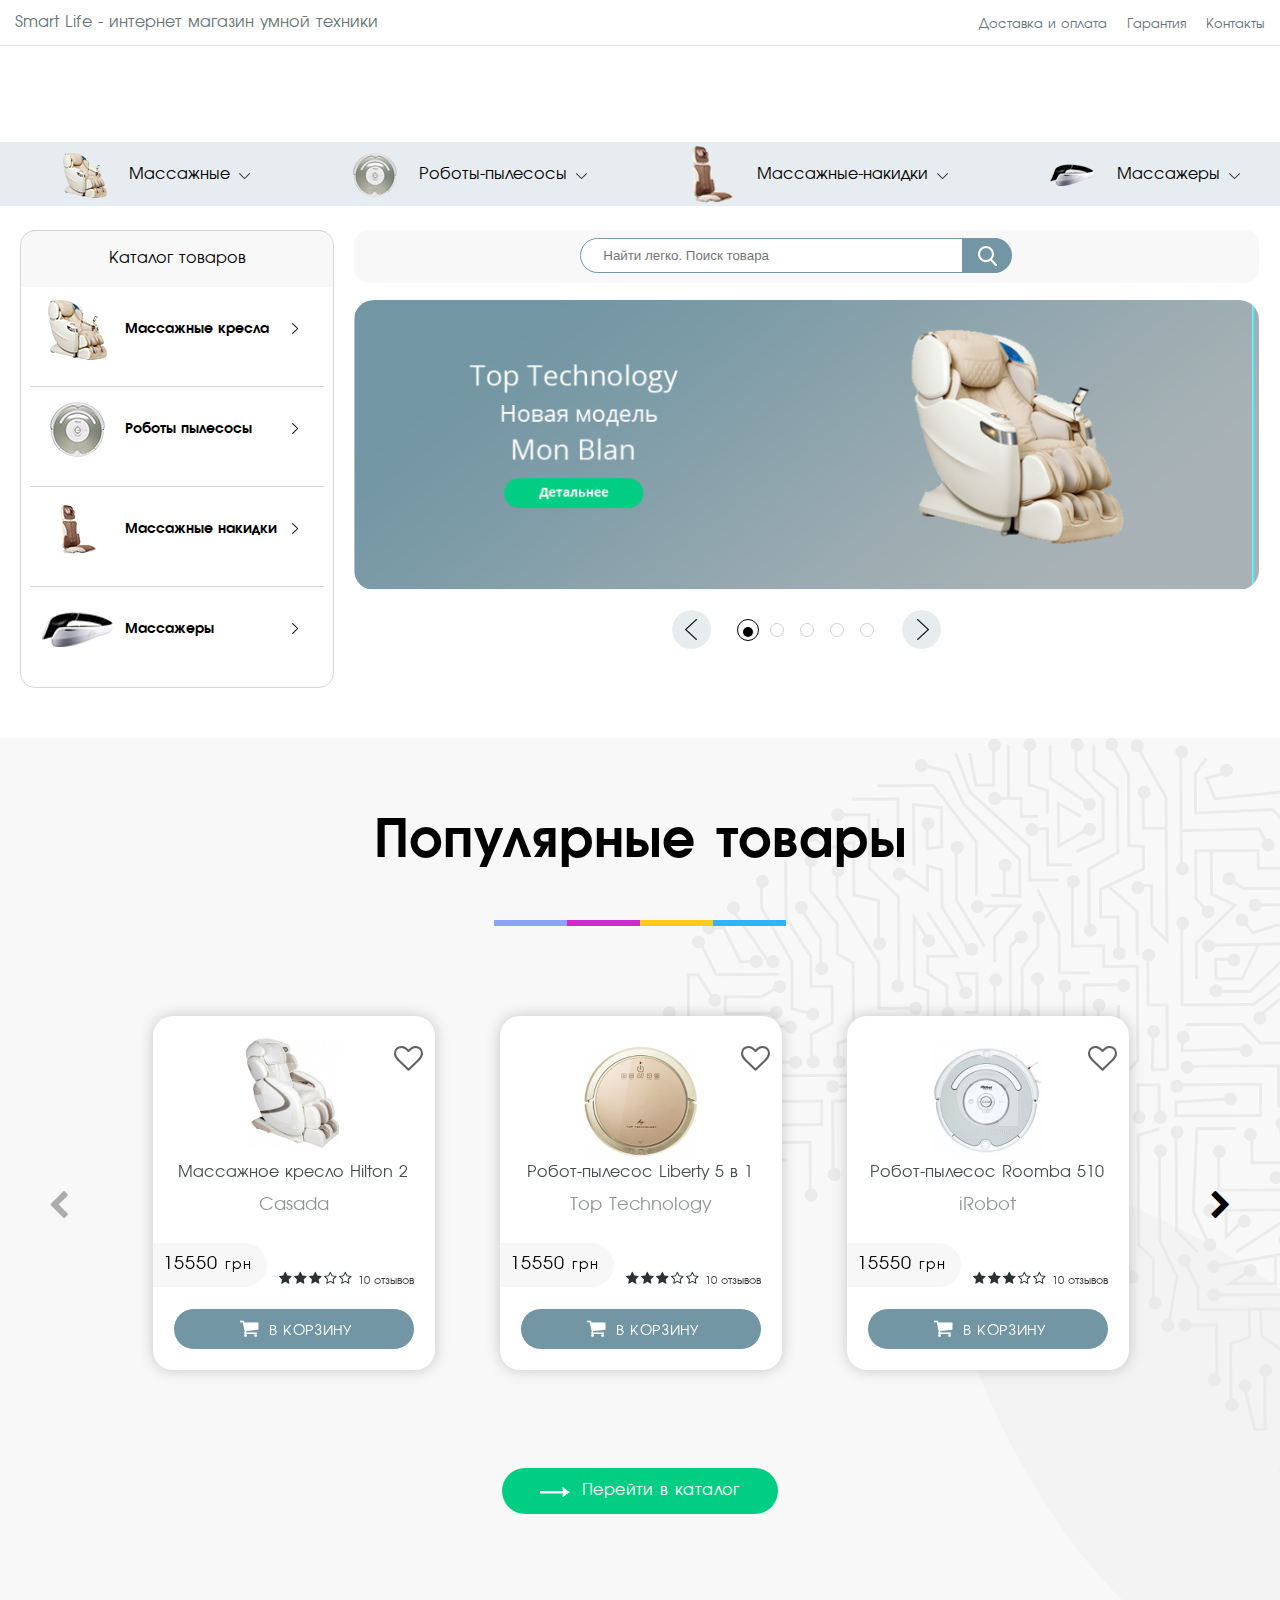
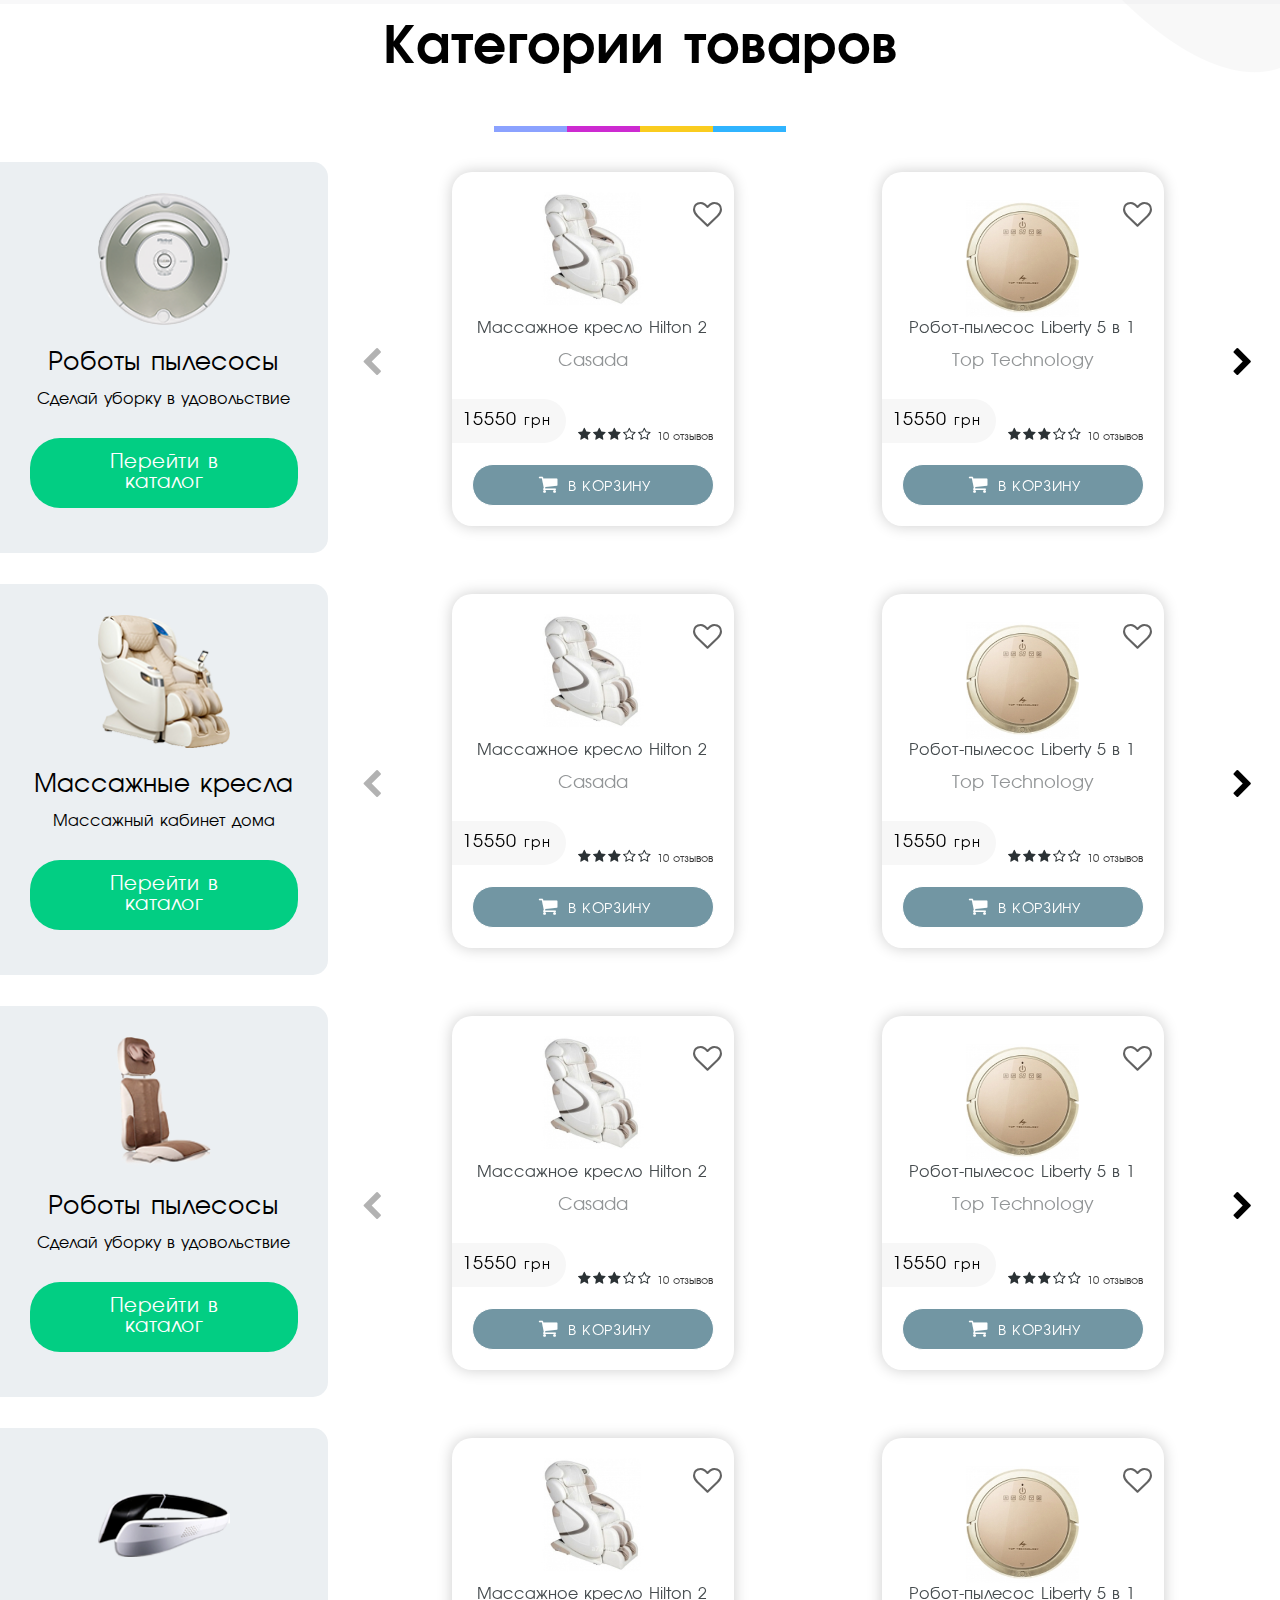
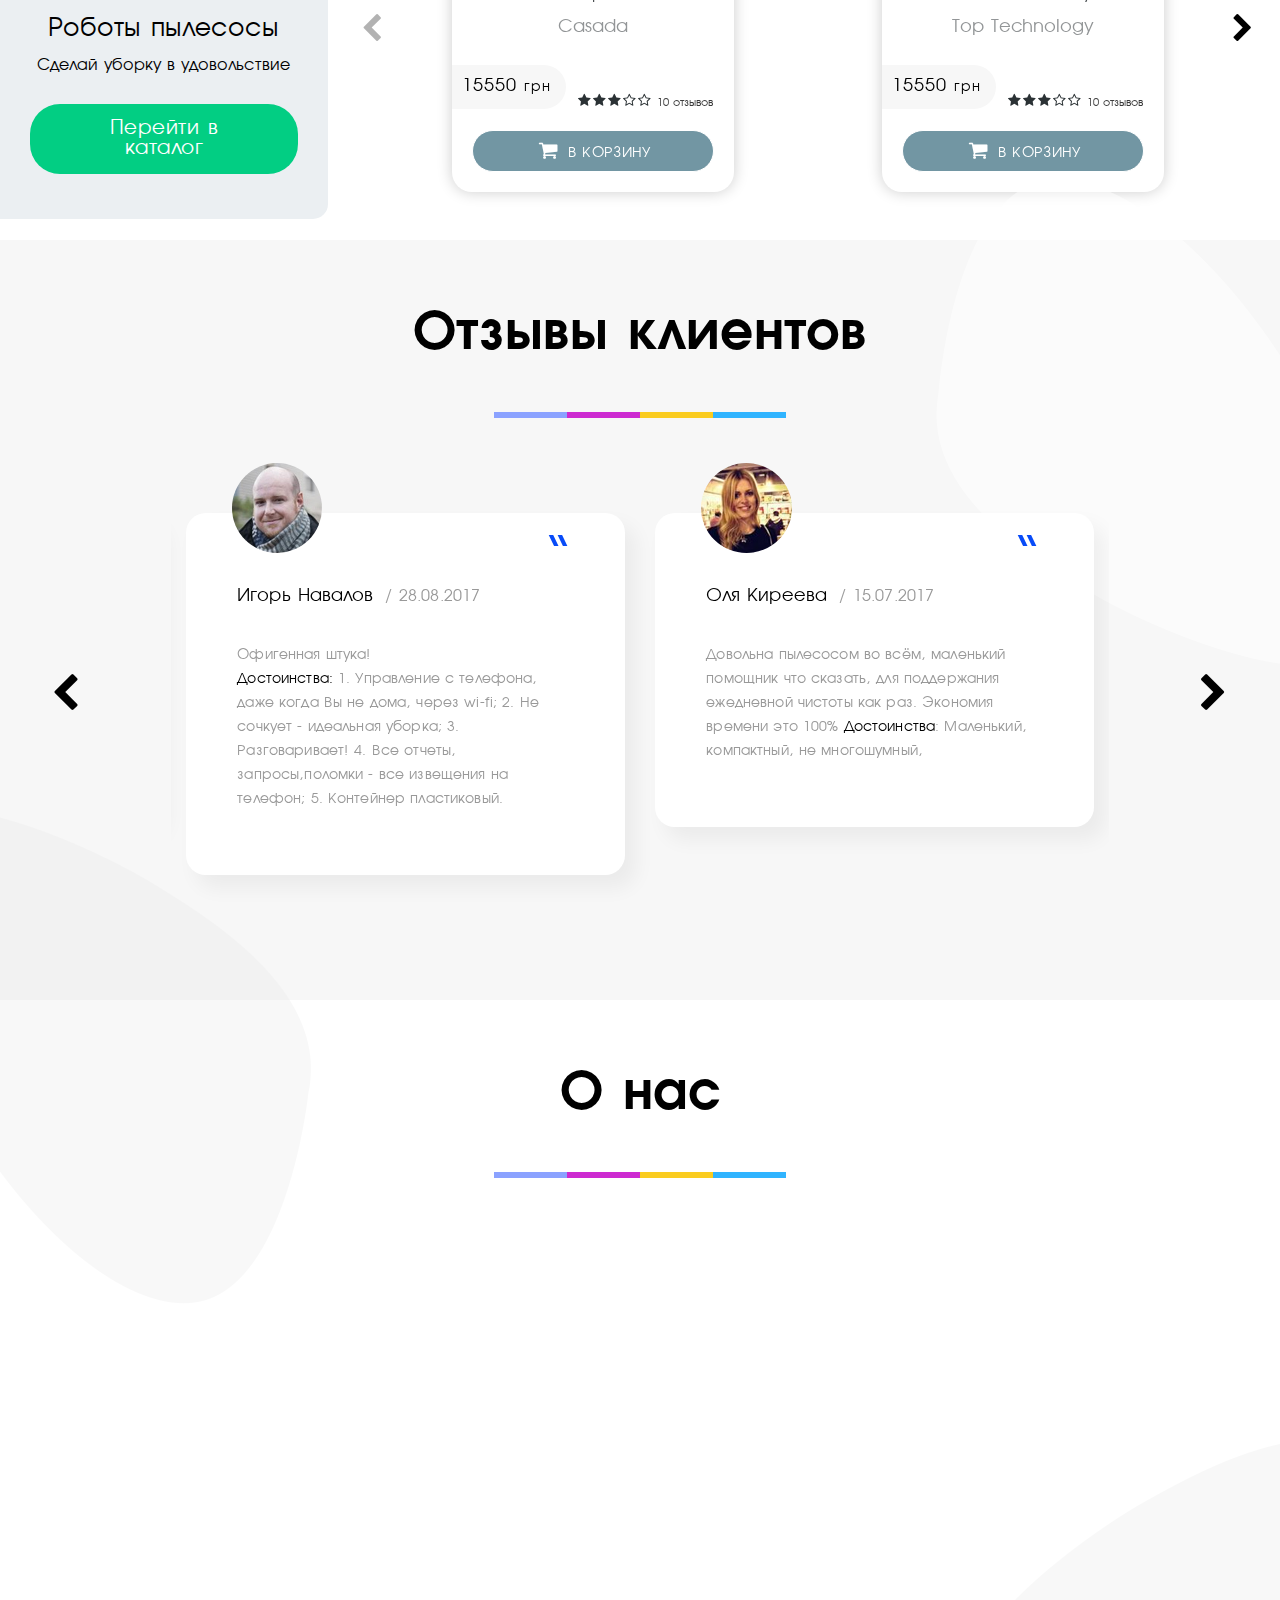
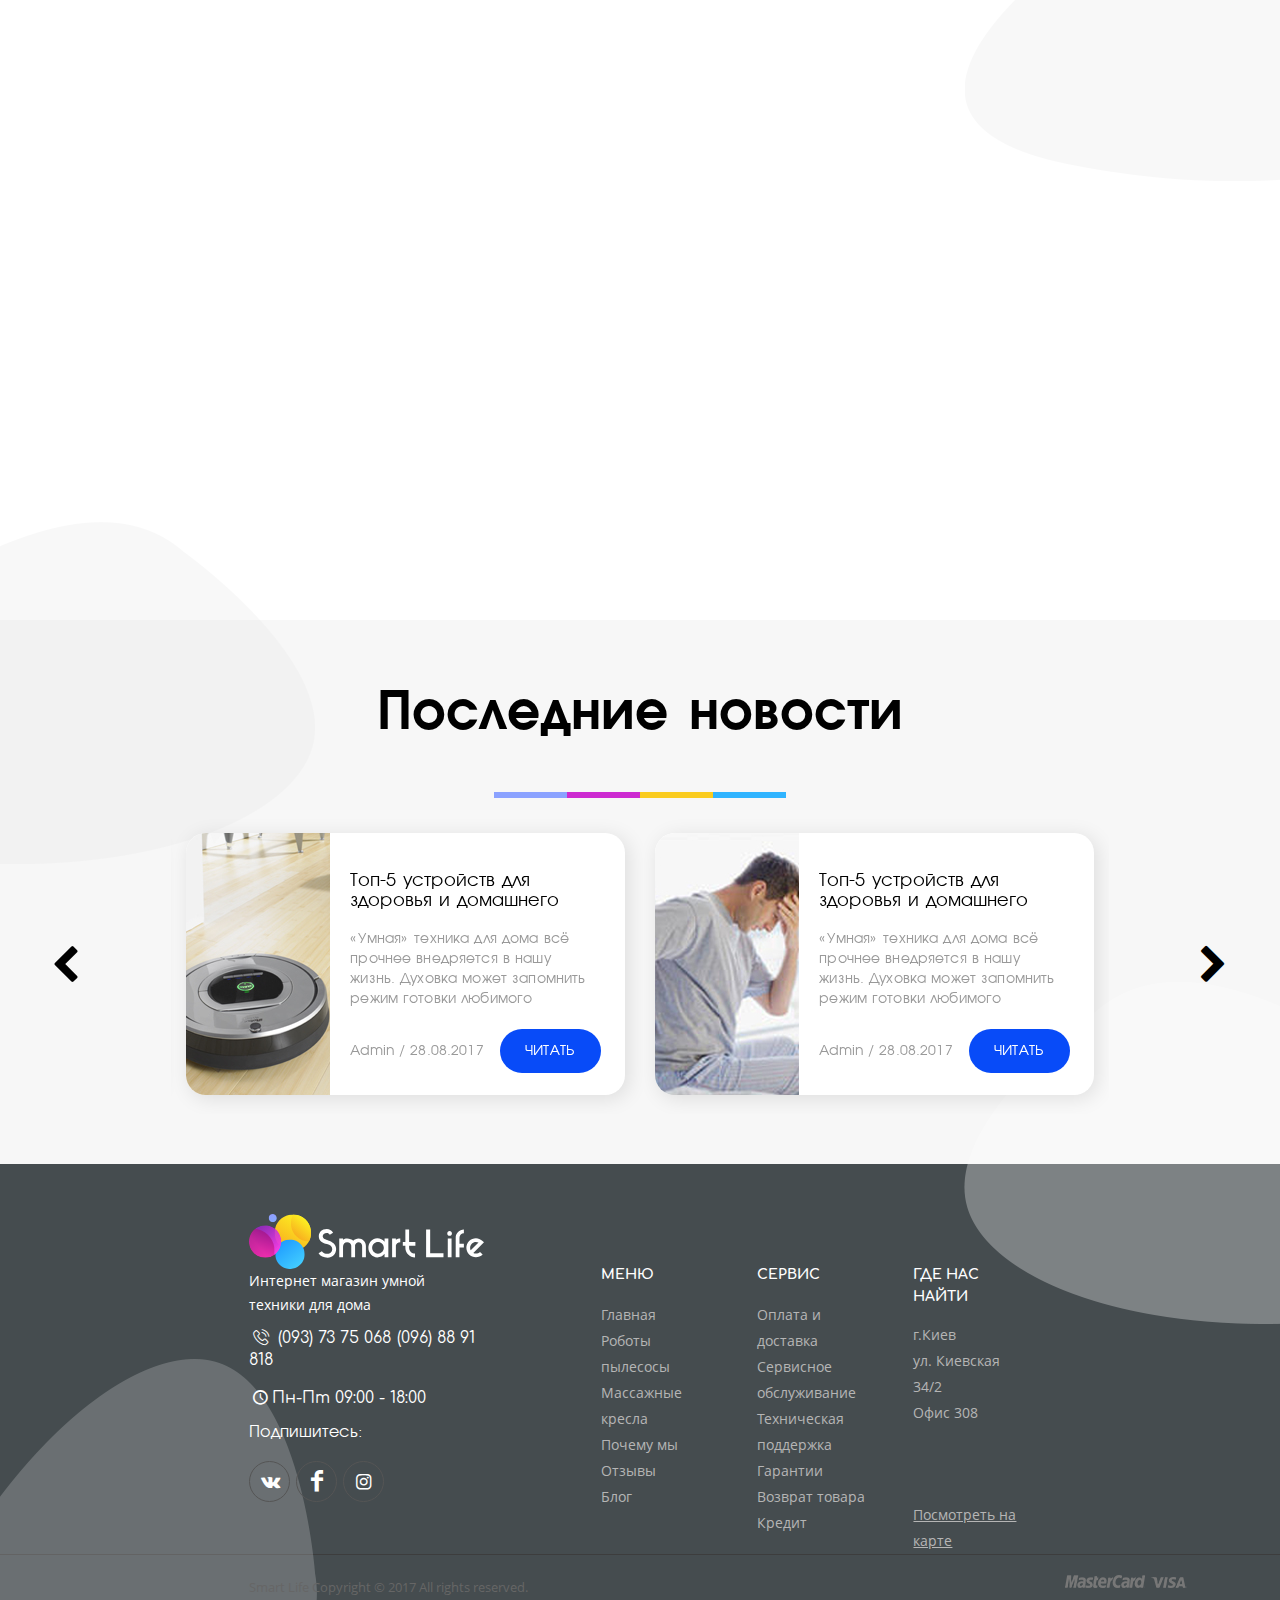
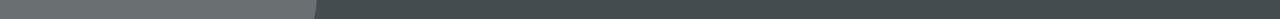
<file: index.html>
<!DOCTYPE html>
<html xmlns="http://www.w3.org/1999/xhtml">
<head>
	<meta http-equiv="Content-Type" content="text/html; charset=utf-8" >
	<meta name="format-detection" content="telephone=no">
	<meta name="viewport" content="width=device-width, initial-scale=1, user-scalable=no, maximum-scale=1">
	<title>smartlife</title>
    <link rel="stylesheet" type="text/css" href="css/style-1.css" >
    <link rel="stylesheet" type="text/css" href="css/style.css" >
	<!--[if lt IE 9]><script src="js/html5.js"></script><![endif]-->
</head>
<body class="loaded">
	<!-- BEGIN BODY -->
	<!-- BEGIN CONTENT -->
	<div class="main-wrapper index">
        <!-- CONTENT EOF   -->

        <!-- BEGIN POPUP -->
        <div class="popup-for-category">

            <div class="for-category--close">
                <div class="hmenu_mbtn--modal">
                    <span></span>
                    <span></span>
                    <span></span>
                </div>
            </div>

        <div class="popup-category">
            <ul>
                <li>
                    <div class="popup-category--item" href="#">
                        <span class="top-category--img" style="background-image: url('img/rediz-img/massog-kreslo.png')"></span>
                        <span class="top-category--name">Массажные</span>
                    </div>
                    <ul class="inner-category">
                        <p>По брендам</p>
                        <li><a href="#">Top Technology</a></li>
                        <li><a href="#">iRobot</a></li>
                        <li><a href="#">Top Technology</a></li>
                    </ul>
                </li>
                <li>
                    <div class="popup-category--item" href="#">
                        <span class="top-category--img" style="background-image: url('img/rediz-img/robot-pilesos.png')"></span>
                        <span class="top-category--name">Роботы-пылесосы</span>
                    </div>
                    <ul class="inner-category">
                        <p>По брендам</p>
                        <li><a href="#">Top Technology</a></li>
                        <li><a href="#">iRobot</a></li>
                        <li><a href="#">Top Technology</a></li>
                    </ul>
                </li>
                <li>
                    <div class="popup-category--item" href="#">
                        <span class="top-category--img" style="background-image: url('img/rediz-img/massage-nakidka.png')"></span>
                        <span class="top-category--name">Массажные-накидки</span>
                    </div>
                    <ul class="inner-category">
                        <p>По брендам</p>
                        <li><a href="#">Top Technology</a></li>
                        <li><a href="#">iRobot</a></li>
                        <li><a href="#">Top Technology</a></li>
                    </ul>
                </li>
                <li>
                    <div class="popup-category--item" href="#">
                        <span class="top-category--img" style="background-image: url('img/rediz-img/massage-nakidky-2.png')"></span>
                        <span class="top-category--name">Массажеры</span>
                    </div>
                    <ul class="inner-category">
                        <p>По брендам</p>
                        <li><a href="#">Top Technology</a></li>
                        <li><a href="#">iRobot</a></li>
                        <li><a href="#">Top Technology</a></li>
                    </ul>
                </li>
            </ul>
        </div>



        </div>

        <!-- END POPUP -->

        <!-- BEGIN HEADER -->
        <!-- BEGIN MOBILE MENU -->

        <ul class="hmenu hidden-mob--menu">

            <li class="hmenu_item">
                <div class="top-category--mob">
                    <div class="hmenu_mbtn--category">
                        <span></span>
                        <span></span>
                        <span></span>
                    </div>
                    <div class="top-category--mob--title">
                        <h3>Категории товаров</h3>
                    </div>
                </div>
            </li>

            <li class="hmenu_item">
                <a href="#test" class="hmenu_link">Доставка и оплата</a>
            </li>
            <li class="hmenu_item">
                <a href="#test" class="hmenu_link">Гарантия</a>
            </li>
            <li class="hmenu_item">
                <a href="#test" class="hmenu_link">Контакты</a>
            </li>
            <li class="hmenu_item">
                <p class="hmenu_item__tel">+38(067) 595 95 85</p>
                <p class="hmenu_item__tel">+38(066) 927 59 25</p>
            </li>
            <li class="hmenu_item">
                <form action="search.php" class="search_form header-search" method="get">
                    <input type="tel" required class="phone-mask" placeholder="Перезвонить? Введите номер">
                    <button class="header-search--button"></button>
                </form>
            </li>
            <li class="hmenu_item">
                <div class="lang_ddl ddl">
                    <div class="lang_select ">
                        <div class="select">
                            <div class="lang_el">
                                <img src="img/icons/lang_rus.jpg" class="lang_img">
                                <p class="lang_t">РУС</p>
                            </div>
                        </div>
                        <i class="icon-angle-down"></i>
                    </div>
                    <ul class="lang_list list">
                        <li class="lang_item item">
                            <div class="lang_el">
                                <img src="img/icons/lang_rus.jpg" class="lang_img">
                                <p class="lang_t">РУС 1</p>
                            </div>
                        </li>
                        <li class="lang_item item">
                            <div class="lang_el">
                                <img src="img/icons/lang_rus.jpg" class="lang_img">
                                <p class="lang_t">РУС 2</p>
                            </div>
                        </li>
                        <li class="lang_item item active">
                            <div class="lang_el">
                                <img src="img/icons/lang_rus.jpg" class="lang_img">
                                <p class="lang_t">РУС</p>
                            </div>
                        </li>
                    </ul>
                </div>
            </li>
        </ul>

        <!-- END MOBILE MENU-->

        <header class="header">

            <div class="top-wrapper">
                <div class="container">
                    <div class="row">
                        <div class="top-left">
                            <p>Smart Life - интернет магазин умной техники</p>
                        </div>
                        <div class="top-right">
                            <div class="top-menu">
                                <div class="hmenu_mbtn tablet">
                                    <span></span>
                                    <span></span>
                                    <span></span>
                                </div>
                                <ul class="hmenu">
                                    <li class="hmenu_item">
                                        <a href="#test" class="hmenu_link">Доставка и оплата</a>
                                    </li>
                                    <li class="hmenu_item">
                                        <a href="#test" class="hmenu_link">Гарантия</a>
                                    </li>
                                    <li class="hmenu_item">
                                        <a href="#test" class="hmenu_link">Контакты</a>
                                    </li>
                                </ul>
                            </div>
                        </div>
                    </div>
                </div>
            </div>

            <div class="container">
                <div class="row row-va-middle">
                    <div class="col-xs-6 col-sm-0">
                        <div class="hmenu_mbtn phone">
                            <span></span>
                            <span></span>
                            <span></span>
                        </div>
                    </div>
                    <div class="col-xs-19 col-sm-8 col-md-5">
                        <img src="img/rediz-img/logo-black.png" onerror="this.onerror=null;this.src='img/logo.png';" class="header_logo " data-cadd="fadeInLeft">
                    </div>
<!-- Этот блок будет отображаться только при min-width 769px -->
                    <div class="col-sm-16 col-md-11 col-sm-offset-0 col-lg-12 header_phbott mob-hidden" data-cadd="fadeIn">
                        <div class="header_cont">
                            <a href="tel:+38(067)5959585" class="header_link header_link-large">+38(067) 595 95 85</a>
                            <a href="tel:+38(066)9275925" class="header_link header_link-large">+38(066) 927 59 25</a>
                        </div>
                    </div>
<!-- end comment -->
                    <div class="col-sm-4 col-md-12 col-sm-offset-0 col-lg-11 fadeIn-p " data-cadd="fadeIn">

                        <ul class="hmenu-desc">
                            <li class="hmenu_item">
                                <form action="search.php" class="search_form header-search" method="get">
                                    <input type="tel" required class="phone-mask" placeholder="Перезвонить? Введите номер">
                                    <button class="header-search--button"></button>
                                </form>
                            </li>
                            <li class="hmenu_item">
                                <div class="lang_ddl ddl">
                                    <div class="lang_select ">
                                        <div class="select">
                                            <div class="lang_el">
                                                <img src="img/icons/lang_rus.jpg" class="lang_img">
                                                <p class="lang_t">РУС</p>
                                            </div>
                                        </div>
                                        <i class="icon-angle-down"></i>
                                    </div>
                                    <ul class="lang_list list">
                                        <li class="lang_item item">
                                            <div class="lang_el">
                                                <img src="img/icons/lang_rus.jpg" class="lang_img">
                                                <p class="lang_t">РУС 1</p>
                                            </div>
                                        </li>
                                        <li class="lang_item item">
                                            <div class="lang_el">
                                                <img src="img/icons/lang_rus.jpg" class="lang_img">
                                                <p class="lang_t">РУС 2</p>
                                            </div>
                                        </li>
                                        <li class="lang_item item active">
                                            <div class="lang_el">
                                                <img src="img/icons/lang_rus.jpg" class="lang_img">
                                                <p class="lang_t">РУС</p>
                                            </div>
                                        </li>
                                    </ul>
                                </div>
                            </li>
                        </ul>
                    </div>
                    <div class="col-xs-7 col-sm-4 col-md-4 col-lg-4 text-right " data-cadd="fadeInRight">
                        <div class="cart">
                            <p class="cart_t">
                                Корзина:
                            </p>
                            <div class="cart_icon">
                                <div class="icon-cart">
                                    <div class="cart_count">
                                        <p>0</p>
                                    </div>
                                </div>
                            </div>
                        </div>

                    </div>

<!-- Этот блок будет отображаться только при max-width 768px -->
                    <!--<div class="col-sm-16 col-md-11 col-sm-offset-0 col-lg-12 header_phbott desctop-hidden" data-cadd="fadeIn">-->
                        <!--<div class="header_cont">-->
                            <!--<a href="tel:+38(067)5959585" class="header_link header_link-large">+38(067) 595 95 85</a>-->
                            <!--<a href="tel:+38(066)9275925" class="header_link header_link-large">+38(066) 927 59 25</a>-->
                        <!--</div>-->
                    <!--</div>-->
<!-- end comment -->

                </div>
            </div>

            <!-- BEGIN TOP CATEGORY -->
            <div class="top-category--wrapper">


                <!--<div class="top-category&#45;&#45;mob">-->
                    <!--<div class="hmenu_mbtn&#45;&#45;category">-->
                        <!--<span></span>-->
                        <!--<span></span>-->
                        <!--<span></span>-->
                    <!--</div>-->
                    <!--<div class="top-category&#45;&#45;mob__title">-->
                        <!--<h3>Категории товаров</h3>-->
                    <!--</div>-->
                <!--</div>-->


                <div class="top-category">
                    <ul>
                        <li>
                            <a class="top-category--item">
                                <span class="top-category--img" style="background-image: url('img/rediz-img/massog-kreslo.png')"></span>
                                <span class="top-category--name">Массажные</span>
                            </a>
                            <ul class="inner-category">
                                <p>По брендам</p>
                                <li><a href="#">Top Technology</a></li>
                                <li><a href="#">iRobot</a></li>
                                <li><a href="#">Top Technology</a></li>
                            </ul>
                        </li>
                        <li>
                            <a class="top-category--item">
                                <span class="top-category--img" style="background-image: url('img/rediz-img/robot-pilesos.png')"></span>
                                <span class="top-category--name">Роботы-пылесосы</span>
                            </a>
                            <ul class="inner-category">
                                <p>По брендам</p>
                                <li><a href="#">Top Technology</a></li>
                                <li><a href="#">iRobot</a></li>
                                <li><a href="#">Top Technology</a></li>
                            </ul>
                        </li>
                        <li>
                            <a class="top-category--item">
                                <span class="top-category--img" style="background-image: url('img/rediz-img/massage-nakidka.png')"></span>
                                <span class="top-category--name">Массажные-накидки</span>
                            </a>
                            <ul class="inner-category">
                                <p>По брендам</p>
                                <li><a href="#">Top Technology</a></li>
                                <li><a href="#">iRobot</a></li>
                                <li><a href="#">Top Technology</a></li>
                            </ul>
                        </li>
                        <li>
                            <a class="top-category--item">
                                <span class="top-category--img" style="background-image: url('img/rediz-img/massage-nakidky-2.png')"></span>
                                <span class="top-category--name">Массажеры</span>
                            </a>
                            <ul class="inner-category">
                                <p>По брендам</p>
                                <li><a href="#">Top Technology</a></li>
                                <li><a href="#">iRobot</a></li>
                                <li><a href="#">Top Technology</a></li>
                            </ul>
                        </li>
                    </ul>
                </div>
            </div>
            <!-- END TOP CATEGORY -->
        </header>
        <!-- HEADER EOF   -->
		<main class="content js-padbott">

            <!-- BEGIN SLIDER WRAPPER -->
            <div class="slider-vs-sidebar--wrapper">

                <div class="sidebar-slider">
                    <div class="sidebar--header">
                        <span>Каталог товаров</span>
                    </div>

                    <ul class="sidebar-category">

                        <li class="sidebar-category--item">
                            <div class="sidebar-category--item-wrapper">
                                <div class="sidebar-category--img" style="background-image: url('img/rediz-img/massog-kreslo.png')"></div>
                                <div class="sidebar-category--txt"><p>Массажные кресла</p></div>
                            </div>
                            <ul class="inner-category">
                                <p>По брендам</p>
                                <li><a href="#">Top Technology</a></li>
                                <li><a href="#">iRobot</a></li>
                                <li><a href="#">Top Technology</a></li>
                            </ul>
                        </li>
                        <li class="sidebar-category--item">
                            <div class="sidebar-category--item-wrapper">
                                <div class="sidebar-category--img" style="background-image: url('img/rediz-img/robot-pilesos.png')"></div>
                                <div class="sidebar-category--txt">Роботы пылесосы</div>
                            </div>
                            <ul class="inner-category">
                                <p>По брендам</p>
                                <li><a href="#">Top Technology</a></li>
                                <li><a href="#">iRobot</a></li>
                                <li><a href="#">Top Technology</a></li>
                            </ul>
                        </li>
                        <li class="sidebar-category--item">
                            <div class="sidebar-category--item-wrapper">
                                <div class="sidebar-category--img" style="background-image: url('img/rediz-img/massage-nakidka.png')"></div>
                                <div class="sidebar-category--txt">Массажные накидки</div>
                            </div>
                            <ul class="inner-category">
                                <p>По брендам</p>
                                <li><a href="#">Top Technology</a></li>
                                <li><a href="#">iRobot</a></li>
                                <li><a href="#">Top Technology</a></li>
                            </ul>
                        </li>
                        <li class="sidebar-category--item">
                            <div class="sidebar-category--item-wrapper">
                                <div class="sidebar-category--img" style="background-image: url('img/rediz-img/massage-nakidky-2.png')"></div>
                                <div class="sidebar-category--txt">Массажеры</div>
                            </div>
                            <ul class="inner-category">
                                <p>По брендам</p>
                                <li><a href="#">Top Technology</a></li>
                                <li><a href="#">iRobot</a></li>
                                <li><a href="#">Top Technology</a></li>
                            </ul>
                        </li>
                    </ul>
                </div>

                <div class="first-slider--wrapper">
                    <div class="first-slider--search">
                        <form action="#">
                            <input type="search" required placeholder="Найти легко. Поиск товара">
                            <button type="submit"></button>
                        </form>
                    </div>
                    <div class="first-slider">

                        <div class="first-slider--item"><a href="#"><img src="img/rediz-img/slide.png" alt=""></a></div>
                        <div class="first-slider--item"><a href="#"><img src="img/rediz-img/slide.png" alt=""></a></div>
                        <div class="first-slider--item"><a href="#"><img src="img/rediz-img/slide.png" alt=""></a></div>
                        <div class="first-slider--item"><a href="#"><img src="img/rediz-img/slide.png" alt=""></a></div>
                        <div class="first-slider--item"><a href="#"><img src="img/rediz-img/slide.png" alt=""></a></div>

                    </div>
                    <div class="first-slider--controll"></div>
                </div>
            </div>

			<!-- //= template/part_by.html -->

            <div class="decro decor_goods">
                <section class="goods">
                    <p class="h1">
                        Популярные товары
                    </p>
                    <div class="container">

                        <div class="row posr ">
                            <div class="col-lg-offset-3 col-lg-26">
                                <div class="goods_slick">
                                    <div class="goods_slide">
                                        <div class="goods_el">
                                            <div class="goods_top">
                                                <a href="#" class="goods_heartbtn js-toggle-active"></a>
                                                <div class="goods_img">
                                                    <img src="img/g_sam1.jpg" class="goods_sam">
                                                    <img src="img/goods/g1.jpg" class="goods_poster">
                                                </div>
                                            </div>
                                            <div class="goods_cont">
                                                <p class="goods_name">
                                                    <span>Массажное кресло Hilton 2</span>
                                                </p>
                                                <p class="goods_discr">Casada</p>
                                                <div class="goods_panel">
                                                    <p class="goods_price">
                                                        15550 <span class="curr">грн</span>
                                                    </p>
                                                    <div class="goods_rs">
                                                        <ul class="star_list" data-st='3'>
                                                            <li class="star_item"></li>
                                                            <li class="star_item"></li>
                                                            <li class="star_item"></li>
                                                            <li class="star_item"></li>
                                                            <li class="star_item"></li>
                                                        </ul>
                                                        <a href="#" class="goods_rew">10 отзывов</a>
                                                    </div>
                                                </div>
                                                <button class="goods_btn">
                                                    <i class="icon-basket"></i>
                                                    в корзину
                                                </button>
                                            </div>
                                        </div>
                                    </div>
                                    <div class="goods_slide">
                                        <div class="goods_el">
                                            <div class="goods_top">
                                                <a href="#" class="goods_heartbtn js-toggle-active">

                                                </a>
                                                <div class="goods_img">
                                                    <img src="img/g_sam1.jpg" class="goods_sam">
                                                    <img src="img/goods/g2.jpg" class="goods_poster">
                                                </div>
                                            </div>
                                            <div class="goods_cont">
                                                <p class="goods_name">
                                                    <span>Робот-пылесос Liberty 5 в 1</span>
                                                </p>
                                                <p class="goods_discr">Top Technology</p>
                                                <div class="goods_panel">
                                                    <p class="goods_price">
                                                        15550 <span class="curr">грн</span>
                                                    </p>
                                                    <div class="goods_rs">
                                                        <ul class="star_list" data-st='3'>
                                                            <li class="star_item"></li>
                                                            <li class="star_item"></li>
                                                            <li class="star_item"></li>
                                                            <li class="star_item"></li>
                                                            <li class="star_item"></li>
                                                        </ul>
                                                        <a href="#" class="goods_rew">10 отзывов</a>
                                                    </div>
                                                </div>
                                                <button class="goods_btn">
                                                    <i class="icon-basket"></i>
                                                    в корзину
                                                </button>
                                            </div>
                                        </div>
                                    </div>
                                    <div class="goods_slide">
                                        <div class="goods_el">
                                            <div class="goods_top">
                                                <a href="#" class="goods_heartbtn js-toggle-active"></a>
                                                <div class="goods_img">
                                                    <img src="img/g_sam1.jpg" class="goods_sam">
                                                    <img src="img/goods/g3.jpg" class="goods_poster">
                                                </div>
                                            </div>
                                            <div class="goods_cont">
                                                <p class="goods_name">
                                                    <span>Робот-пылесос Roomba 510</span>
                                                </p>
                                                <p class="goods_discr">iRobot</p>
                                                <div class="goods_panel">
                                                    <p class="goods_price">
                                                        15550 <span class="curr">грн</span>
                                                    </p>
                                                    <div class="goods_rs">
                                                        <ul class="star_list" data-st='3'>
                                                            <li class="star_item"></li>
                                                            <li class="star_item"></li>
                                                            <li class="star_item"></li>
                                                            <li class="star_item"></li>
                                                            <li class="star_item"></li>
                                                        </ul>
                                                        <a href="#" class="goods_rew">10 отзывов</i>
                                                        </a>
                                                    </div>
                                                </div>
                                                <button class="goods_btn">
                                                    <i class="icon-basket"></i>
                                                    в корзину
                                                </button>
                                            </div>
                                        </div>
                                    </div>
                                    <div class="goods_slide">
                                        <div class="goods_el">
                                            <div class="goods_top">
                                                <a href="#" class="goods_heartbtn js-toggle-active"></a>
                                                <div class="goods_img">
                                                    <img src="img/g_sam1.jpg" class="goods_sam">
                                                    <img src="img/goods/g4.jpg" class="goods_poster">
                                                </div>
                                            </div>
                                            <div class="goods_cont">
                                                <p class="goods_name">
                                                    <span>Массажное кресло DreamWave</span>
                                                </p>
                                                <p class="goods_discr">Irest</p>
                                                <div class="goods_panel">
                                                    <p class="goods_price">
                                                        15550 <span class="curr">грн</span>
                                                    </p>
                                                    <div class="goods_rs">
                                                        <ul class="star_list" data-st='3'>
                                                            <li class="star_item"></li>
                                                            <li class="star_item"></li>
                                                            <li class="star_item"></li>
                                                            <li class="star_item"></li>
                                                            <li class="star_item"></li>
                                                        </ul>
                                                        <a href="#" class="goods_rew">10 отзывов</a>
                                                    </div>
                                                </div>
                                                <button class="goods_btn">
                                                    <i class="icon-basket"></i>
                                                    в корзину
                                                </button>
                                            </div>
                                        </div>
                                    </div>
                                    <div class="goods_slide">
                                        <div class="goods_el">
                                            <div class="goods_top">
                                                <a href="#" class="goods_heartbtn js-toggle-active"></a>
                                                <div class="goods_img">
                                                    <img src="img/g_sam1.jpg" class="goods_sam">
                                                    <img src="img/goods/g5.jpg" class="goods_poster">
                                                </div>
                                            </div>
                                            <div class="goods_cont">
                                                <p class="goods_name">
                                                    <span>Массажная накидка (RT-2189)</span>
                                                </p>
                                                <p class="goods_discr">Quattromed 5</p>
                                                <div class="goods_panel">
                                                    <p class="goods_price">
                                                        15550 <span class="curr">грн</span>
                                                    </p>
                                                    <div class="goods_rs">
                                                        <ul class="star_list" data-st='3'>
                                                            <li class="star_item"></li>
                                                            <li class="star_item"></li>
                                                            <li class="star_item"></li>
                                                            <li class="star_item"></li>
                                                            <li class="star_item"></li>
                                                        </ul>
                                                        <a href="#" class="goods_rew">10 отзывов</i>
                                                        </a>
                                                    </div>
                                                </div>
                                                <button class="goods_btn">
                                                    <i class="icon-basket"></i>
                                                    в корзину
                                                </button>
                                            </div>
                                        </div>
                                    </div>
                                    <div class="goods_slide">
                                        <div class="goods_el">
                                            <div class="goods_top">
                                                <a href="#" class="goods_heartbtn js-toggle-active"></a>
                                                <div class="goods_img">
                                                    <img src="img/g_sam1.jpg" class="goods_sam">
                                                    <img src="img/goods/g1.jpg" class="goods_poster">
                                                </div>
                                            </div>
                                            <div class="goods_cont">
                                                <p class="goods_name">
                                                    <span>Массажное кресло Hilton 2</span>
                                                </p>
                                                <p class="goods_discr">Casada</p>
                                                <div class="goods_panel">
                                                    <p class="goods_price">
                                                        15550 <span class="curr">грн</span>
                                                    </p>
                                                    <div class="goods_rs">
                                                        <ul class="star_list" data-st='3'>
                                                            <li class="star_item"></li>
                                                            <li class="star_item"></li>
                                                            <li class="star_item"></li>
                                                            <li class="star_item"></li>
                                                            <li class="star_item"></li>
                                                        </ul>
                                                        <a href="#" class="goods_rew">10 отзывов</i>
                                                        </a>
                                                    </div>
                                                </div>
                                                <button class="goods_btn">
                                                    <i class="icon-basket"></i>
                                                    в корзину
                                                </button>
                                            </div>
                                        </div>
                                    </div>
                                    <div class="goods_slide">
                                        <div class="goods_el">
                                            <div class="goods_top">
                                                <a href="#" class="goods_heartbtn js-toggle-active"></a>
                                                <div class="goods_img">
                                                    <img src="img/g_sam1.jpg" class="goods_sam">
                                                    <img src="img/goods/g2.jpg" class="goods_poster">
                                                </div>
                                            </div>
                                            <div class="goods_cont">
                                                <p class="goods_name">
                                                    <span>Робот-пылесос Liberty 5 в 1</span>
                                                </p>
                                                <p class="goods_discr">Top Technology</p>
                                                <div class="goods_panel">
                                                    <p class="goods_price">
                                                        15550 <span class="curr">грн</span>
                                                    </p>
                                                    <div class="goods_rs">
                                                        <ul class="star_list" data-st='3'>
                                                            <li class="star_item"></li>
                                                            <li class="star_item"></li>
                                                            <li class="star_item"></li>
                                                            <li class="star_item"></li>
                                                            <li class="star_item"></li>
                                                        </ul>
                                                        <a href="#" class="goods_rew">10 отзывов</i>
                                                        </a>
                                                    </div>
                                                </div>
                                                <button class="goods_btn">
                                                    <i class="icon-basket"></i>
                                                    в корзину
                                                </button>
                                            </div>
                                        </div>
                                    </div>
                                    <div class="goods_slide">
                                        <div class="goods_el">
                                            <div class="goods_top">
                                                <a href="#" class="goods_heartbtn js-toggle-active"></a>
                                                <div class="goods_img">
                                                    <img src="img/g_sam1.jpg" class="goods_sam">
                                                    <img src="img/goods/g3.jpg" class="goods_poster">
                                                </div>
                                            </div>
                                            <div class="goods_cont">
                                                <p class="goods_name">
                                                    <span>Робот-пылесос Roomba 510</span>
                                                </p>
                                                <p class="goods_discr">iRobot</p>
                                                <div class="goods_panel">
                                                    <p class="goods_price">
                                                        15550 <span class="curr">грн</span>
                                                    </p>
                                                    <div class="goods_rs">
                                                        <ul class="star_list" data-st='3'>
                                                            <li class="star_item"></li>
                                                            <li class="star_item"></li>
                                                            <li class="star_item"></li>
                                                            <li class="star_item"></li>
                                                            <li class="star_item"></li>
                                                        </ul>
                                                        <a href="#" class="goods_rew">10 отзывов</i>
                                                        </a>
                                                    </div>
                                                </div>
                                                <button class="goods_btn">
                                                    <i class="icon-basket"></i>
                                                    в корзину
                                                </button>
                                            </div>
                                        </div>
                                    </div>
                                    <div class="goods_slide">
                                        <div class="goods_el">
                                            <div class="goods_top">
                                                <a href="#" class="goods_heartbtn js-toggle-active"></a>
                                                <div class="goods_img">
                                                    <img src="img/g_sam1.jpg" class="goods_sam">
                                                    <img src="img/goods/g4.jpg" class="goods_poster">
                                                </div>
                                            </div>
                                            <div class="goods_cont">
                                                <p class="goods_name">
                                                    <span>Массажное кресло DreamWave</span>
                                                </p>
                                                <p class="goods_discr">Irest</p>
                                                <div class="goods_panel">
                                                    <p class="goods_price">
                                                        15550 <span class="curr">грн</span>
                                                    </p>
                                                    <div class="goods_rs">
                                                        <ul class="star_list" data-st='3'>
                                                            <li class="star_item"></li>
                                                            <li class="star_item"></li>
                                                            <li class="star_item"></li>
                                                            <li class="star_item"></li>
                                                            <li class="star_item"></li>
                                                        </ul>
                                                        <a href="#" class="goods_rew">10 отзывов</i>
                                                        </a>
                                                    </div>
                                                </div>
                                                <button class="goods_btn">
                                                    <i class="icon-basket"></i>
                                                    в корзину
                                                </button>
                                            </div>
                                        </div>
                                    </div>
                                    <div class="goods_slide">
                                        <div class="goods_el">
                                            <div class="goods_top">
                                                <a href="#" class="goods_heartbtn js-toggle-active"></a>
                                                <div class="goods_img">
                                                    <img src="img/g_sam1.jpg" class="goods_sam">
                                                    <img src="img/goods/g5.jpg" class="goods_poster">
                                                </div>
                                            </div>
                                            <div class="goods_cont">
                                                <p class="goods_name">
                                                    <span>Массажная накидка (RT-2189)</span>
                                                </p>
                                                <p class="goods_discr">Quattromed 5</p>
                                                <div class="goods_panel">
                                                    <p class="goods_price">
                                                        15550 <span class="curr">грн</span>
                                                    </p>
                                                    <div class="goods_rs">
                                                        <ul class="star_list" data-st='3'>
                                                            <li class="star_item"></li>
                                                            <li class="star_item"></li>
                                                            <li class="star_item"></li>
                                                            <li class="star_item"></li>
                                                            <li class="star_item"></li>
                                                        </ul>
                                                        <a href="#" class="goods_rew">10 отзывов</i>
                                                        </a>
                                                    </div>
                                                </div>
                                                <button class="goods_btn">
                                                    <i class="icon-basket"></i>
                                                    в корзину
                                                </button>
                                            </div>
                                        </div>
                                    </div>
                                </div>
                            </div>
                            <div class="goods_slick-arrows ">

                            </div>

                        </div>
                    </div>
                    <a href="#" class="go-catalog"><i></i>Перейти в каталог</a>
                </section>
                <img src="img/decor/decor_1.png" alt="" class="decor_goods-img">
            </div>


            <!-- BEGIN CATEGORY SLIDERS -->
            <section class="goods-category">

                <p class="h1">
                    Категории товаров
                </p>

                <div class="container">
                    <div class="row">
                        <div class="goods-category--item col-xs-32 col-md-32 col-lg-8">
                            <div class="category-block">
                                <div class="category-block--img" style="background-image: url('img/rediz-img/slider-category-1.png')"></div>
                                <p class="category-block--title">Роботы пылесосы</p>
                                <p class="category-block--description">Сделай уборку в удовольствие</p>
                                <a href="#" class="category-block--button">Перейти в каталог</a>
                            </div>
                        </div>

                        <div class="goods-category--slider col-xs-32 col-md-32 col-lg-22 col-lg-offset-0">

                            <div class="goods_slick-1">
                                <div class="goods_slide">
                                    <div class="goods_el">
                                        <div class="goods_top">
                                            <a href="#" class="goods_heartbtn js-toggle-active"></a>
                                            <div class="goods_img">
                                                <img src="img/g_sam1.jpg" class="goods_sam">
                                                <img src="img/goods/g1.jpg" class="goods_poster">
                                            </div>
                                        </div>
                                        <div class="goods_cont">
                                            <p class="goods_name">
                                                <span>Массажное кресло Hilton 2</span>
                                            </p>
                                            <p class="goods_discr">Casada</p>
                                            <div class="goods_panel">
                                                <p class="goods_price">
                                                    15550 <span class="curr">грн</span>
                                                </p>
                                                <div class="goods_rs">
                                                    <ul class="star_list" data-st='3'>
                                                        <li class="star_item"></li>
                                                        <li class="star_item"></li>
                                                        <li class="star_item"></li>
                                                        <li class="star_item"></li>
                                                        <li class="star_item"></li>
                                                    </ul>
                                                    <a href="#" class="goods_rew">10 отзывов</a>
                                                </div>
                                            </div>
                                            <button class="goods_btn">
                                                <i class="icon-basket"></i>
                                                в корзину
                                            </button>
                                        </div>
                                    </div>
                                </div>
                                <div class="goods_slide">
                                    <div class="goods_el">
                                        <div class="goods_top">
                                            <a href="#" class="goods_heartbtn js-toggle-active">

                                            </a>
                                            <div class="goods_img">
                                                <img src="img/g_sam1.jpg" class="goods_sam">
                                                <img src="img/goods/g2.jpg" class="goods_poster">
                                            </div>
                                        </div>
                                        <div class="goods_cont">
                                            <p class="goods_name">
                                                <span>Робот-пылесос Liberty 5 в 1</span>
                                            </p>
                                            <p class="goods_discr">Top Technology</p>
                                            <div class="goods_panel">
                                                <p class="goods_price">
                                                    15550 <span class="curr">грн</span>
                                                </p>
                                                <div class="goods_rs">
                                                    <ul class="star_list" data-st='3'>
                                                        <li class="star_item"></li>
                                                        <li class="star_item"></li>
                                                        <li class="star_item"></li>
                                                        <li class="star_item"></li>
                                                        <li class="star_item"></li>
                                                    </ul>
                                                    <a href="#" class="goods_rew">10 отзывов</a>
                                                </div>
                                            </div>
                                            <button class="goods_btn">
                                                <i class="icon-basket"></i>
                                                в корзину
                                            </button>
                                        </div>
                                    </div>
                                </div>
                                <div class="goods_slide">
                                    <div class="goods_el">
                                        <div class="goods_top">
                                            <a href="#" class="goods_heartbtn js-toggle-active"></a>
                                            <div class="goods_img">
                                                <img src="img/g_sam1.jpg" class="goods_sam">
                                                <img src="img/goods/g3.jpg" class="goods_poster">
                                            </div>
                                        </div>
                                        <div class="goods_cont">
                                            <p class="goods_name">
                                                <span>Робот-пылесос Roomba 510</span>
                                            </p>
                                            <p class="goods_discr">iRobot</p>
                                            <div class="goods_panel">
                                                <p class="goods_price">
                                                    15550 <span class="curr">грн</span>
                                                </p>
                                                <div class="goods_rs">
                                                    <ul class="star_list" data-st='3'>
                                                        <li class="star_item"></li>
                                                        <li class="star_item"></li>
                                                        <li class="star_item"></li>
                                                        <li class="star_item"></li>
                                                        <li class="star_item"></li>
                                                    </ul>
                                                    <a href="#" class="goods_rew">10 отзывов</i>
                                                    </a>
                                                </div>
                                            </div>
                                            <button class="goods_btn">
                                                <i class="icon-basket"></i>
                                                в корзину
                                            </button>
                                        </div>
                                    </div>
                                </div>
                                <div class="goods_slide">
                                    <div class="goods_el">
                                        <div class="goods_top">
                                            <a href="#" class="goods_heartbtn js-toggle-active"></a>
                                            <div class="goods_img">
                                                <img src="img/g_sam1.jpg" class="goods_sam">
                                                <img src="img/goods/g4.jpg" class="goods_poster">
                                            </div>
                                        </div>
                                        <div class="goods_cont">
                                            <p class="goods_name">
                                                <span>Массажное кресло DreamWave</span>
                                            </p>
                                            <p class="goods_discr">Irest</p>
                                            <div class="goods_panel">
                                                <p class="goods_price">
                                                    15550 <span class="curr">грн</span>
                                                </p>
                                                <div class="goods_rs">
                                                    <ul class="star_list" data-st='3'>
                                                        <li class="star_item"></li>
                                                        <li class="star_item"></li>
                                                        <li class="star_item"></li>
                                                        <li class="star_item"></li>
                                                        <li class="star_item"></li>
                                                    </ul>
                                                    <a href="#" class="goods_rew">10 отзывов</a>
                                                </div>
                                            </div>
                                            <button class="goods_btn">
                                                <i class="icon-basket"></i>
                                                в корзину
                                            </button>
                                        </div>
                                    </div>
                                </div>
                                <div class="goods_slide">
                                    <div class="goods_el">
                                        <div class="goods_top">
                                            <a href="#" class="goods_heartbtn js-toggle-active"></a>
                                            <div class="goods_img">
                                                <img src="img/g_sam1.jpg" class="goods_sam">
                                                <img src="img/goods/g5.jpg" class="goods_poster">
                                            </div>
                                        </div>
                                        <div class="goods_cont">
                                            <p class="goods_name">
                                                <span>Массажная накидка (RT-2189)</span>
                                            </p>
                                            <p class="goods_discr">Quattromed 5</p>
                                            <div class="goods_panel">
                                                <p class="goods_price">
                                                    15550 <span class="curr">грн</span>
                                                </p>
                                                <div class="goods_rs">
                                                    <ul class="star_list" data-st='3'>
                                                        <li class="star_item"></li>
                                                        <li class="star_item"></li>
                                                        <li class="star_item"></li>
                                                        <li class="star_item"></li>
                                                        <li class="star_item"></li>
                                                    </ul>
                                                    <a href="#" class="goods_rew">10 отзывов</i>
                                                    </a>
                                                </div>
                                            </div>
                                            <button class="goods_btn">
                                                <i class="icon-basket"></i>
                                                в корзину
                                            </button>
                                        </div>
                                    </div>
                                </div>
                                <div class="goods_slide">
                                    <div class="goods_el">
                                        <div class="goods_top">
                                            <a href="#" class="goods_heartbtn js-toggle-active"></a>
                                            <div class="goods_img">
                                                <img src="img/g_sam1.jpg" class="goods_sam">
                                                <img src="img/goods/g1.jpg" class="goods_poster">
                                            </div>
                                        </div>
                                        <div class="goods_cont">
                                            <p class="goods_name">
                                                <span>Массажное кресло Hilton 2</span>
                                            </p>
                                            <p class="goods_discr">Casada</p>
                                            <div class="goods_panel">
                                                <p class="goods_price">
                                                    15550 <span class="curr">грн</span>
                                                </p>
                                                <div class="goods_rs">
                                                    <ul class="star_list" data-st='3'>
                                                        <li class="star_item"></li>
                                                        <li class="star_item"></li>
                                                        <li class="star_item"></li>
                                                        <li class="star_item"></li>
                                                        <li class="star_item"></li>
                                                    </ul>
                                                    <a href="#" class="goods_rew">10 отзывов</i>
                                                    </a>
                                                </div>
                                            </div>
                                            <button class="goods_btn">
                                                <i class="icon-basket"></i>
                                                в корзину
                                            </button>
                                        </div>
                                    </div>
                                </div>
                                <div class="goods_slide">
                                    <div class="goods_el">
                                        <div class="goods_top">
                                            <a href="#" class="goods_heartbtn js-toggle-active"></a>
                                            <div class="goods_img">
                                                <img src="img/g_sam1.jpg" class="goods_sam">
                                                <img src="img/goods/g2.jpg" class="goods_poster">
                                            </div>
                                        </div>
                                        <div class="goods_cont">
                                            <p class="goods_name">
                                                <span>Робот-пылесос Liberty 5 в 1</span>
                                            </p>
                                            <p class="goods_discr">Top Technology</p>
                                            <div class="goods_panel">
                                                <p class="goods_price">
                                                    15550 <span class="curr">грн</span>
                                                </p>
                                                <div class="goods_rs">
                                                    <ul class="star_list" data-st='3'>
                                                        <li class="star_item"></li>
                                                        <li class="star_item"></li>
                                                        <li class="star_item"></li>
                                                        <li class="star_item"></li>
                                                        <li class="star_item"></li>
                                                    </ul>
                                                    <a href="#" class="goods_rew">10 отзывов</i>
                                                    </a>
                                                </div>
                                            </div>
                                            <button class="goods_btn">
                                                <i class="icon-basket"></i>
                                                в корзину
                                            </button>
                                        </div>
                                    </div>
                                </div>
                                <div class="goods_slide">
                                    <div class="goods_el">
                                        <div class="goods_top">
                                            <a href="#" class="goods_heartbtn js-toggle-active"></a>
                                            <div class="goods_img">
                                                <img src="img/g_sam1.jpg" class="goods_sam">
                                                <img src="img/goods/g3.jpg" class="goods_poster">
                                            </div>
                                        </div>
                                        <div class="goods_cont">
                                            <p class="goods_name">
                                                <span>Робот-пылесос Roomba 510</span>
                                            </p>
                                            <p class="goods_discr">iRobot</p>
                                            <div class="goods_panel">
                                                <p class="goods_price">
                                                    15550 <span class="curr">грн</span>
                                                </p>
                                                <div class="goods_rs">
                                                    <ul class="star_list" data-st='3'>
                                                        <li class="star_item"></li>
                                                        <li class="star_item"></li>
                                                        <li class="star_item"></li>
                                                        <li class="star_item"></li>
                                                        <li class="star_item"></li>
                                                    </ul>
                                                    <a href="#" class="goods_rew">10 отзывов</i>
                                                    </a>
                                                </div>
                                            </div>
                                            <button class="goods_btn">
                                                <i class="icon-basket"></i>
                                                в корзину
                                            </button>
                                        </div>
                                    </div>
                                </div>
                                <div class="goods_slide">
                                    <div class="goods_el">
                                        <div class="goods_top">
                                            <a href="#" class="goods_heartbtn js-toggle-active"></a>
                                            <div class="goods_img">
                                                <img src="img/g_sam1.jpg" class="goods_sam">
                                                <img src="img/goods/g4.jpg" class="goods_poster">
                                            </div>
                                        </div>
                                        <div class="goods_cont">
                                            <p class="goods_name">
                                                <span>Массажное кресло DreamWave</span>
                                            </p>
                                            <p class="goods_discr">Irest</p>
                                            <div class="goods_panel">
                                                <p class="goods_price">
                                                    15550 <span class="curr">грн</span>
                                                </p>
                                                <div class="goods_rs">
                                                    <ul class="star_list" data-st='3'>
                                                        <li class="star_item"></li>
                                                        <li class="star_item"></li>
                                                        <li class="star_item"></li>
                                                        <li class="star_item"></li>
                                                        <li class="star_item"></li>
                                                    </ul>
                                                    <a href="#" class="goods_rew">10 отзывов</i>
                                                    </a>
                                                </div>
                                            </div>
                                            <button class="goods_btn">
                                                <i class="icon-basket"></i>
                                                в корзину
                                            </button>
                                        </div>
                                    </div>
                                </div>
                                <div class="goods_slide">
                                    <div class="goods_el">
                                        <div class="goods_top">
                                            <a href="#" class="goods_heartbtn js-toggle-active"></a>
                                            <div class="goods_img">
                                                <img src="img/g_sam1.jpg" class="goods_sam">
                                                <img src="img/goods/g5.jpg" class="goods_poster">
                                            </div>
                                        </div>
                                        <div class="goods_cont">
                                            <p class="goods_name">
                                                <span>Массажная накидка (RT-2189)</span>
                                            </p>
                                            <p class="goods_discr">Quattromed 5</p>
                                            <div class="goods_panel">
                                                <p class="goods_price">
                                                    15550 <span class="curr">грн</span>
                                                </p>
                                                <div class="goods_rs">
                                                    <ul class="star_list" data-st='3'>
                                                        <li class="star_item"></li>
                                                        <li class="star_item"></li>
                                                        <li class="star_item"></li>
                                                        <li class="star_item"></li>
                                                        <li class="star_item"></li>
                                                    </ul>
                                                    <a href="#" class="goods_rew">10 отзывов</i>
                                                    </a>
                                                </div>
                                            </div>
                                            <button class="goods_btn">
                                                <i class="icon-basket"></i>
                                                в корзину
                                            </button>
                                        </div>
                                    </div>
                                </div>
                            </div>

                            <div class="goods_slick-arrows-1 "></div>

                        </div>

                    </div>
                </div>

                <div class="container">
                    <div class="row">
                        <div class="goods-category--item col-xs-32 col-md-32 col-lg-8">
                            <div class="category-block">
                                <div class="category-block--img" style="background-image: url('img/rediz-img/slider-category-2.png')"></div>
                                <p class="category-block--title">Массажные кресла</p>
                                <p class="category-block--description">Массажный кабинет дома</p>
                                <a href="#" class="category-block--button">Перейти в каталог</a>
                            </div>
                        </div>

                        <div class="goods-category--slider col-xs-32 col-md-32 col-lg-22 col-lg-offset-0">

                            <div class="goods_slick-2">
                                <div class="goods_slide">
                                    <div class="goods_el">
                                        <div class="goods_top">
                                            <a href="#" class="goods_heartbtn js-toggle-active"></a>
                                            <div class="goods_img">
                                                <img src="img/g_sam1.jpg" class="goods_sam">
                                                <img src="img/goods/g1.jpg" class="goods_poster">
                                            </div>
                                        </div>
                                        <div class="goods_cont">
                                            <p class="goods_name">
                                                <span>Массажное кресло Hilton 2</span>
                                            </p>
                                            <p class="goods_discr">Casada</p>
                                            <div class="goods_panel">
                                                <p class="goods_price">
                                                    15550 <span class="curr">грн</span>
                                                </p>
                                                <div class="goods_rs">
                                                    <ul class="star_list" data-st='3'>
                                                        <li class="star_item"></li>
                                                        <li class="star_item"></li>
                                                        <li class="star_item"></li>
                                                        <li class="star_item"></li>
                                                        <li class="star_item"></li>
                                                    </ul>
                                                    <a href="#" class="goods_rew">10 отзывов</a>
                                                </div>
                                            </div>
                                            <button class="goods_btn">
                                                <i class="icon-basket"></i>
                                                в корзину
                                            </button>
                                        </div>
                                    </div>
                                </div>
                                <div class="goods_slide">
                                    <div class="goods_el">
                                        <div class="goods_top">
                                            <a href="#" class="goods_heartbtn js-toggle-active">

                                            </a>
                                            <div class="goods_img">
                                                <img src="img/g_sam1.jpg" class="goods_sam">
                                                <img src="img/goods/g2.jpg" class="goods_poster">
                                            </div>
                                        </div>
                                        <div class="goods_cont">
                                            <p class="goods_name">
                                                <span>Робот-пылесос Liberty 5 в 1</span>
                                            </p>
                                            <p class="goods_discr">Top Technology</p>
                                            <div class="goods_panel">
                                                <p class="goods_price">
                                                    15550 <span class="curr">грн</span>
                                                </p>
                                                <div class="goods_rs">
                                                    <ul class="star_list" data-st='3'>
                                                        <li class="star_item"></li>
                                                        <li class="star_item"></li>
                                                        <li class="star_item"></li>
                                                        <li class="star_item"></li>
                                                        <li class="star_item"></li>
                                                    </ul>
                                                    <a href="#" class="goods_rew">10 отзывов</a>
                                                </div>
                                            </div>
                                            <button class="goods_btn">
                                                <i class="icon-basket"></i>
                                                в корзину
                                            </button>
                                        </div>
                                    </div>
                                </div>
                                <div class="goods_slide">
                                    <div class="goods_el">
                                        <div class="goods_top">
                                            <a href="#" class="goods_heartbtn js-toggle-active"></a>
                                            <div class="goods_img">
                                                <img src="img/g_sam1.jpg" class="goods_sam">
                                                <img src="img/goods/g3.jpg" class="goods_poster">
                                            </div>
                                        </div>
                                        <div class="goods_cont">
                                            <p class="goods_name">
                                                <span>Робот-пылесос Roomba 510</span>
                                            </p>
                                            <p class="goods_discr">iRobot</p>
                                            <div class="goods_panel">
                                                <p class="goods_price">
                                                    15550 <span class="curr">грн</span>
                                                </p>
                                                <div class="goods_rs">
                                                    <ul class="star_list" data-st='3'>
                                                        <li class="star_item"></li>
                                                        <li class="star_item"></li>
                                                        <li class="star_item"></li>
                                                        <li class="star_item"></li>
                                                        <li class="star_item"></li>
                                                    </ul>
                                                    <a href="#" class="goods_rew">10 отзывов</i>
                                                    </a>
                                                </div>
                                            </div>
                                            <button class="goods_btn">
                                                <i class="icon-basket"></i>
                                                в корзину
                                            </button>
                                        </div>
                                    </div>
                                </div>
                                <div class="goods_slide">
                                    <div class="goods_el">
                                        <div class="goods_top">
                                            <a href="#" class="goods_heartbtn js-toggle-active"></a>
                                            <div class="goods_img">
                                                <img src="img/g_sam1.jpg" class="goods_sam">
                                                <img src="img/goods/g4.jpg" class="goods_poster">
                                            </div>
                                        </div>
                                        <div class="goods_cont">
                                            <p class="goods_name">
                                                <span>Массажное кресло DreamWave</span>
                                            </p>
                                            <p class="goods_discr">Irest</p>
                                            <div class="goods_panel">
                                                <p class="goods_price">
                                                    15550 <span class="curr">грн</span>
                                                </p>
                                                <div class="goods_rs">
                                                    <ul class="star_list" data-st='3'>
                                                        <li class="star_item"></li>
                                                        <li class="star_item"></li>
                                                        <li class="star_item"></li>
                                                        <li class="star_item"></li>
                                                        <li class="star_item"></li>
                                                    </ul>
                                                    <a href="#" class="goods_rew">10 отзывов</a>
                                                </div>
                                            </div>
                                            <button class="goods_btn">
                                                <i class="icon-basket"></i>
                                                в корзину
                                            </button>
                                        </div>
                                    </div>
                                </div>
                                <div class="goods_slide">
                                    <div class="goods_el">
                                        <div class="goods_top">
                                            <a href="#" class="goods_heartbtn js-toggle-active"></a>
                                            <div class="goods_img">
                                                <img src="img/g_sam1.jpg" class="goods_sam">
                                                <img src="img/goods/g5.jpg" class="goods_poster">
                                            </div>
                                        </div>
                                        <div class="goods_cont">
                                            <p class="goods_name">
                                                <span>Массажная накидка (RT-2189)</span>
                                            </p>
                                            <p class="goods_discr">Quattromed 5</p>
                                            <div class="goods_panel">
                                                <p class="goods_price">
                                                    15550 <span class="curr">грн</span>
                                                </p>
                                                <div class="goods_rs">
                                                    <ul class="star_list" data-st='3'>
                                                        <li class="star_item"></li>
                                                        <li class="star_item"></li>
                                                        <li class="star_item"></li>
                                                        <li class="star_item"></li>
                                                        <li class="star_item"></li>
                                                    </ul>
                                                    <a href="#" class="goods_rew">10 отзывов</i>
                                                    </a>
                                                </div>
                                            </div>
                                            <button class="goods_btn">
                                                <i class="icon-basket"></i>
                                                в корзину
                                            </button>
                                        </div>
                                    </div>
                                </div>
                                <div class="goods_slide">
                                    <div class="goods_el">
                                        <div class="goods_top">
                                            <a href="#" class="goods_heartbtn js-toggle-active"></a>
                                            <div class="goods_img">
                                                <img src="img/g_sam1.jpg" class="goods_sam">
                                                <img src="img/goods/g1.jpg" class="goods_poster">
                                            </div>
                                        </div>
                                        <div class="goods_cont">
                                            <p class="goods_name">
                                                <span>Массажное кресло Hilton 2</span>
                                            </p>
                                            <p class="goods_discr">Casada</p>
                                            <div class="goods_panel">
                                                <p class="goods_price">
                                                    15550 <span class="curr">грн</span>
                                                </p>
                                                <div class="goods_rs">
                                                    <ul class="star_list" data-st='3'>
                                                        <li class="star_item"></li>
                                                        <li class="star_item"></li>
                                                        <li class="star_item"></li>
                                                        <li class="star_item"></li>
                                                        <li class="star_item"></li>
                                                    </ul>
                                                    <a href="#" class="goods_rew">10 отзывов</i>
                                                    </a>
                                                </div>
                                            </div>
                                            <button class="goods_btn">
                                                <i class="icon-basket"></i>
                                                в корзину
                                            </button>
                                        </div>
                                    </div>
                                </div>
                                <div class="goods_slide">
                                    <div class="goods_el">
                                        <div class="goods_top">
                                            <a href="#" class="goods_heartbtn js-toggle-active"></a>
                                            <div class="goods_img">
                                                <img src="img/g_sam1.jpg" class="goods_sam">
                                                <img src="img/goods/g2.jpg" class="goods_poster">
                                            </div>
                                        </div>
                                        <div class="goods_cont">
                                            <p class="goods_name">
                                                <span>Робот-пылесос Liberty 5 в 1</span>
                                            </p>
                                            <p class="goods_discr">Top Technology</p>
                                            <div class="goods_panel">
                                                <p class="goods_price">
                                                    15550 <span class="curr">грн</span>
                                                </p>
                                                <div class="goods_rs">
                                                    <ul class="star_list" data-st='3'>
                                                        <li class="star_item"></li>
                                                        <li class="star_item"></li>
                                                        <li class="star_item"></li>
                                                        <li class="star_item"></li>
                                                        <li class="star_item"></li>
                                                    </ul>
                                                    <a href="#" class="goods_rew">10 отзывов</i>
                                                    </a>
                                                </div>
                                            </div>
                                            <button class="goods_btn">
                                                <i class="icon-basket"></i>
                                                в корзину
                                            </button>
                                        </div>
                                    </div>
                                </div>
                                <div class="goods_slide">
                                    <div class="goods_el">
                                        <div class="goods_top">
                                            <a href="#" class="goods_heartbtn js-toggle-active"></a>
                                            <div class="goods_img">
                                                <img src="img/g_sam1.jpg" class="goods_sam">
                                                <img src="img/goods/g3.jpg" class="goods_poster">
                                            </div>
                                        </div>
                                        <div class="goods_cont">
                                            <p class="goods_name">
                                                <span>Робот-пылесос Roomba 510</span>
                                            </p>
                                            <p class="goods_discr">iRobot</p>
                                            <div class="goods_panel">
                                                <p class="goods_price">
                                                    15550 <span class="curr">грн</span>
                                                </p>
                                                <div class="goods_rs">
                                                    <ul class="star_list" data-st='3'>
                                                        <li class="star_item"></li>
                                                        <li class="star_item"></li>
                                                        <li class="star_item"></li>
                                                        <li class="star_item"></li>
                                                        <li class="star_item"></li>
                                                    </ul>
                                                    <a href="#" class="goods_rew">10 отзывов</i>
                                                    </a>
                                                </div>
                                            </div>
                                            <button class="goods_btn">
                                                <i class="icon-basket"></i>
                                                в корзину
                                            </button>
                                        </div>
                                    </div>
                                </div>
                                <div class="goods_slide">
                                    <div class="goods_el">
                                        <div class="goods_top">
                                            <a href="#" class="goods_heartbtn js-toggle-active"></a>
                                            <div class="goods_img">
                                                <img src="img/g_sam1.jpg" class="goods_sam">
                                                <img src="img/goods/g4.jpg" class="goods_poster">
                                            </div>
                                        </div>
                                        <div class="goods_cont">
                                            <p class="goods_name">
                                                <span>Массажное кресло DreamWave</span>
                                            </p>
                                            <p class="goods_discr">Irest</p>
                                            <div class="goods_panel">
                                                <p class="goods_price">
                                                    15550 <span class="curr">грн</span>
                                                </p>
                                                <div class="goods_rs">
                                                    <ul class="star_list" data-st='3'>
                                                        <li class="star_item"></li>
                                                        <li class="star_item"></li>
                                                        <li class="star_item"></li>
                                                        <li class="star_item"></li>
                                                        <li class="star_item"></li>
                                                    </ul>
                                                    <a href="#" class="goods_rew">10 отзывов</i>
                                                    </a>
                                                </div>
                                            </div>
                                            <button class="goods_btn">
                                                <i class="icon-basket"></i>
                                                в корзину
                                            </button>
                                        </div>
                                    </div>
                                </div>
                                <div class="goods_slide">
                                    <div class="goods_el">
                                        <div class="goods_top">
                                            <a href="#" class="goods_heartbtn js-toggle-active"></a>
                                            <div class="goods_img">
                                                <img src="img/g_sam1.jpg" class="goods_sam">
                                                <img src="img/goods/g5.jpg" class="goods_poster">
                                            </div>
                                        </div>
                                        <div class="goods_cont">
                                            <p class="goods_name">
                                                <span>Массажная накидка (RT-2189)</span>
                                            </p>
                                            <p class="goods_discr">Quattromed 5</p>
                                            <div class="goods_panel">
                                                <p class="goods_price">
                                                    15550 <span class="curr">грн</span>
                                                </p>
                                                <div class="goods_rs">
                                                    <ul class="star_list" data-st='3'>
                                                        <li class="star_item"></li>
                                                        <li class="star_item"></li>
                                                        <li class="star_item"></li>
                                                        <li class="star_item"></li>
                                                        <li class="star_item"></li>
                                                    </ul>
                                                    <a href="#" class="goods_rew">10 отзывов</i>
                                                    </a>
                                                </div>
                                            </div>
                                            <button class="goods_btn">
                                                <i class="icon-basket"></i>
                                                в корзину
                                            </button>
                                        </div>
                                    </div>
                                </div>
                            </div>

                            <div class="goods_slick-arrows-2"></div>

                        </div>

                    </div>
                </div>

                <div class="container">
                    <div class="row">
                        <div class="goods-category--item col-xs-32 col-md-32 col-lg-8">
                            <div class="category-block">
                                <div class="category-block--img" style="background-image: url('img/rediz-img/slider-category-3.png')"></div>
                                <p class="category-block--title">Роботы пылесосы</p>
                                <p class="category-block--description">Сделай уборку в удовольствие</p>
                                <a href="#" class="category-block--button">Перейти в каталог</a>
                            </div>
                        </div>

                        <div class="goods-category--slider col-xs-32 col-md-32 col-lg-22 col-lg-offset-0">

                            <div class="goods_slick-3">
                                <div class="goods_slide">
                                    <div class="goods_el">
                                        <div class="goods_top">
                                            <a href="#" class="goods_heartbtn js-toggle-active"></a>
                                            <div class="goods_img">
                                                <img src="img/g_sam1.jpg" class="goods_sam">
                                                <img src="img/goods/g1.jpg" class="goods_poster">
                                            </div>
                                        </div>
                                        <div class="goods_cont">
                                            <p class="goods_name">
                                                <span>Массажное кресло Hilton 2</span>
                                            </p>
                                            <p class="goods_discr">Casada</p>
                                            <div class="goods_panel">
                                                <p class="goods_price">
                                                    15550 <span class="curr">грн</span>
                                                </p>
                                                <div class="goods_rs">
                                                    <ul class="star_list" data-st='3'>
                                                        <li class="star_item"></li>
                                                        <li class="star_item"></li>
                                                        <li class="star_item"></li>
                                                        <li class="star_item"></li>
                                                        <li class="star_item"></li>
                                                    </ul>
                                                    <a href="#" class="goods_rew">10 отзывов</a>
                                                </div>
                                            </div>
                                            <button class="goods_btn">
                                                <i class="icon-basket"></i>
                                                в корзину
                                            </button>
                                        </div>
                                    </div>
                                </div>
                                <div class="goods_slide">
                                    <div class="goods_el">
                                        <div class="goods_top">
                                            <a href="#" class="goods_heartbtn js-toggle-active">

                                            </a>
                                            <div class="goods_img">
                                                <img src="img/g_sam1.jpg" class="goods_sam">
                                                <img src="img/goods/g2.jpg" class="goods_poster">
                                            </div>
                                        </div>
                                        <div class="goods_cont">
                                            <p class="goods_name">
                                                <span>Робот-пылесос Liberty 5 в 1</span>
                                            </p>
                                            <p class="goods_discr">Top Technology</p>
                                            <div class="goods_panel">
                                                <p class="goods_price">
                                                    15550 <span class="curr">грн</span>
                                                </p>
                                                <div class="goods_rs">
                                                    <ul class="star_list" data-st='3'>
                                                        <li class="star_item"></li>
                                                        <li class="star_item"></li>
                                                        <li class="star_item"></li>
                                                        <li class="star_item"></li>
                                                        <li class="star_item"></li>
                                                    </ul>
                                                    <a href="#" class="goods_rew">10 отзывов</a>
                                                </div>
                                            </div>
                                            <button class="goods_btn">
                                                <i class="icon-basket"></i>
                                                в корзину
                                            </button>
                                        </div>
                                    </div>
                                </div>
                                <div class="goods_slide">
                                    <div class="goods_el">
                                        <div class="goods_top">
                                            <a href="#" class="goods_heartbtn js-toggle-active"></a>
                                            <div class="goods_img">
                                                <img src="img/g_sam1.jpg" class="goods_sam">
                                                <img src="img/goods/g3.jpg" class="goods_poster">
                                            </div>
                                        </div>
                                        <div class="goods_cont">
                                            <p class="goods_name">
                                                <span>Робот-пылесос Roomba 510</span>
                                            </p>
                                            <p class="goods_discr">iRobot</p>
                                            <div class="goods_panel">
                                                <p class="goods_price">
                                                    15550 <span class="curr">грн</span>
                                                </p>
                                                <div class="goods_rs">
                                                    <ul class="star_list" data-st='3'>
                                                        <li class="star_item"></li>
                                                        <li class="star_item"></li>
                                                        <li class="star_item"></li>
                                                        <li class="star_item"></li>
                                                        <li class="star_item"></li>
                                                    </ul>
                                                    <a href="#" class="goods_rew">10 отзывов</i>
                                                    </a>
                                                </div>
                                            </div>
                                            <button class="goods_btn">
                                                <i class="icon-basket"></i>
                                                в корзину
                                            </button>
                                        </div>
                                    </div>
                                </div>
                                <div class="goods_slide">
                                    <div class="goods_el">
                                        <div class="goods_top">
                                            <a href="#" class="goods_heartbtn js-toggle-active"></a>
                                            <div class="goods_img">
                                                <img src="img/g_sam1.jpg" class="goods_sam">
                                                <img src="img/goods/g4.jpg" class="goods_poster">
                                            </div>
                                        </div>
                                        <div class="goods_cont">
                                            <p class="goods_name">
                                                <span>Массажное кресло DreamWave</span>
                                            </p>
                                            <p class="goods_discr">Irest</p>
                                            <div class="goods_panel">
                                                <p class="goods_price">
                                                    15550 <span class="curr">грн</span>
                                                </p>
                                                <div class="goods_rs">
                                                    <ul class="star_list" data-st='3'>
                                                        <li class="star_item"></li>
                                                        <li class="star_item"></li>
                                                        <li class="star_item"></li>
                                                        <li class="star_item"></li>
                                                        <li class="star_item"></li>
                                                    </ul>
                                                    <a href="#" class="goods_rew">10 отзывов</a>
                                                </div>
                                            </div>
                                            <button class="goods_btn">
                                                <i class="icon-basket"></i>
                                                в корзину
                                            </button>
                                        </div>
                                    </div>
                                </div>
                                <div class="goods_slide">
                                    <div class="goods_el">
                                        <div class="goods_top">
                                            <a href="#" class="goods_heartbtn js-toggle-active"></a>
                                            <div class="goods_img">
                                                <img src="img/g_sam1.jpg" class="goods_sam">
                                                <img src="img/goods/g5.jpg" class="goods_poster">
                                            </div>
                                        </div>
                                        <div class="goods_cont">
                                            <p class="goods_name">
                                                <span>Массажная накидка (RT-2189)</span>
                                            </p>
                                            <p class="goods_discr">Quattromed 5</p>
                                            <div class="goods_panel">
                                                <p class="goods_price">
                                                    15550 <span class="curr">грн</span>
                                                </p>
                                                <div class="goods_rs">
                                                    <ul class="star_list" data-st='3'>
                                                        <li class="star_item"></li>
                                                        <li class="star_item"></li>
                                                        <li class="star_item"></li>
                                                        <li class="star_item"></li>
                                                        <li class="star_item"></li>
                                                    </ul>
                                                    <a href="#" class="goods_rew">10 отзывов</i>
                                                    </a>
                                                </div>
                                            </div>
                                            <button class="goods_btn">
                                                <i class="icon-basket"></i>
                                                в корзину
                                            </button>
                                        </div>
                                    </div>
                                </div>
                                <div class="goods_slide">
                                    <div class="goods_el">
                                        <div class="goods_top">
                                            <a href="#" class="goods_heartbtn js-toggle-active"></a>
                                            <div class="goods_img">
                                                <img src="img/g_sam1.jpg" class="goods_sam">
                                                <img src="img/goods/g1.jpg" class="goods_poster">
                                            </div>
                                        </div>
                                        <div class="goods_cont">
                                            <p class="goods_name">
                                                <span>Массажное кресло Hilton 2</span>
                                            </p>
                                            <p class="goods_discr">Casada</p>
                                            <div class="goods_panel">
                                                <p class="goods_price">
                                                    15550 <span class="curr">грн</span>
                                                </p>
                                                <div class="goods_rs">
                                                    <ul class="star_list" data-st='3'>
                                                        <li class="star_item"></li>
                                                        <li class="star_item"></li>
                                                        <li class="star_item"></li>
                                                        <li class="star_item"></li>
                                                        <li class="star_item"></li>
                                                    </ul>
                                                    <a href="#" class="goods_rew">10 отзывов</i>
                                                    </a>
                                                </div>
                                            </div>
                                            <button class="goods_btn">
                                                <i class="icon-basket"></i>
                                                в корзину
                                            </button>
                                        </div>
                                    </div>
                                </div>
                                <div class="goods_slide">
                                    <div class="goods_el">
                                        <div class="goods_top">
                                            <a href="#" class="goods_heartbtn js-toggle-active"></a>
                                            <div class="goods_img">
                                                <img src="img/g_sam1.jpg" class="goods_sam">
                                                <img src="img/goods/g2.jpg" class="goods_poster">
                                            </div>
                                        </div>
                                        <div class="goods_cont">
                                            <p class="goods_name">
                                                <span>Робот-пылесос Liberty 5 в 1</span>
                                            </p>
                                            <p class="goods_discr">Top Technology</p>
                                            <div class="goods_panel">
                                                <p class="goods_price">
                                                    15550 <span class="curr">грн</span>
                                                </p>
                                                <div class="goods_rs">
                                                    <ul class="star_list" data-st='3'>
                                                        <li class="star_item"></li>
                                                        <li class="star_item"></li>
                                                        <li class="star_item"></li>
                                                        <li class="star_item"></li>
                                                        <li class="star_item"></li>
                                                    </ul>
                                                    <a href="#" class="goods_rew">10 отзывов</i>
                                                    </a>
                                                </div>
                                            </div>
                                            <button class="goods_btn">
                                                <i class="icon-basket"></i>
                                                в корзину
                                            </button>
                                        </div>
                                    </div>
                                </div>
                                <div class="goods_slide">
                                    <div class="goods_el">
                                        <div class="goods_top">
                                            <a href="#" class="goods_heartbtn js-toggle-active"></a>
                                            <div class="goods_img">
                                                <img src="img/g_sam1.jpg" class="goods_sam">
                                                <img src="img/goods/g3.jpg" class="goods_poster">
                                            </div>
                                        </div>
                                        <div class="goods_cont">
                                            <p class="goods_name">
                                                <span>Робот-пылесос Roomba 510</span>
                                            </p>
                                            <p class="goods_discr">iRobot</p>
                                            <div class="goods_panel">
                                                <p class="goods_price">
                                                    15550 <span class="curr">грн</span>
                                                </p>
                                                <div class="goods_rs">
                                                    <ul class="star_list" data-st='3'>
                                                        <li class="star_item"></li>
                                                        <li class="star_item"></li>
                                                        <li class="star_item"></li>
                                                        <li class="star_item"></li>
                                                        <li class="star_item"></li>
                                                    </ul>
                                                    <a href="#" class="goods_rew">10 отзывов</i>
                                                    </a>
                                                </div>
                                            </div>
                                            <button class="goods_btn">
                                                <i class="icon-basket"></i>
                                                в корзину
                                            </button>
                                        </div>
                                    </div>
                                </div>
                                <div class="goods_slide">
                                    <div class="goods_el">
                                        <div class="goods_top">
                                            <a href="#" class="goods_heartbtn js-toggle-active"></a>
                                            <div class="goods_img">
                                                <img src="img/g_sam1.jpg" class="goods_sam">
                                                <img src="img/goods/g4.jpg" class="goods_poster">
                                            </div>
                                        </div>
                                        <div class="goods_cont">
                                            <p class="goods_name">
                                                <span>Массажное кресло DreamWave</span>
                                            </p>
                                            <p class="goods_discr">Irest</p>
                                            <div class="goods_panel">
                                                <p class="goods_price">
                                                    15550 <span class="curr">грн</span>
                                                </p>
                                                <div class="goods_rs">
                                                    <ul class="star_list" data-st='3'>
                                                        <li class="star_item"></li>
                                                        <li class="star_item"></li>
                                                        <li class="star_item"></li>
                                                        <li class="star_item"></li>
                                                        <li class="star_item"></li>
                                                    </ul>
                                                    <a href="#" class="goods_rew">10 отзывов</i>
                                                    </a>
                                                </div>
                                            </div>
                                            <button class="goods_btn">
                                                <i class="icon-basket"></i>
                                                в корзину
                                            </button>
                                        </div>
                                    </div>
                                </div>
                                <div class="goods_slide">
                                    <div class="goods_el">
                                        <div class="goods_top">
                                            <a href="#" class="goods_heartbtn js-toggle-active"></a>
                                            <div class="goods_img">
                                                <img src="img/g_sam1.jpg" class="goods_sam">
                                                <img src="img/goods/g5.jpg" class="goods_poster">
                                            </div>
                                        </div>
                                        <div class="goods_cont">
                                            <p class="goods_name">
                                                <span>Массажная накидка (RT-2189)</span>
                                            </p>
                                            <p class="goods_discr">Quattromed 5</p>
                                            <div class="goods_panel">
                                                <p class="goods_price">
                                                    15550 <span class="curr">грн</span>
                                                </p>
                                                <div class="goods_rs">
                                                    <ul class="star_list" data-st='3'>
                                                        <li class="star_item"></li>
                                                        <li class="star_item"></li>
                                                        <li class="star_item"></li>
                                                        <li class="star_item"></li>
                                                        <li class="star_item"></li>
                                                    </ul>
                                                    <a href="#" class="goods_rew">10 отзывов</i>
                                                    </a>
                                                </div>
                                            </div>
                                            <button class="goods_btn">
                                                <i class="icon-basket"></i>
                                                в корзину
                                            </button>
                                        </div>
                                    </div>
                                </div>
                            </div>

                            <div class="goods_slick-arrows-3"></div>

                        </div>

                    </div>
                </div>

                <div class="container">
                    <div class="row">
                        <div class="goods-category--item col-xs-32 col-md-32 col-lg-8">
                            <div class="category-block">
                                <div class="category-block--img" style="background-image: url('img/rediz-img/slider-category-4.png')"></div>
                                <p class="category-block--title">Роботы пылесосы</p>
                                <p class="category-block--description">Сделай уборку в удовольствие</p>
                                <a href="#" class="category-block--button">Перейти в каталог</a>
                            </div>
                        </div>
                        <div class="goods-category--slider col-xs-32 col-md-32 col-lg-22 col-lg-offset-0">
                            <div class="goods_slick-4">
                                <div class="goods_slide">
                                    <div class="goods_el">
                                        <div class="goods_top">
                                            <a href="#" class="goods_heartbtn js-toggle-active"></a>
                                            <div class="goods_img">
                                                <img src="img/g_sam1.jpg" class="goods_sam">
                                                <img src="img/goods/g1.jpg" class="goods_poster">
                                            </div>
                                        </div>
                                        <div class="goods_cont">
                                            <p class="goods_name">
                                                <span>Массажное кресло Hilton 2</span>
                                            </p>
                                            <p class="goods_discr">Casada</p>
                                            <div class="goods_panel">
                                                <p class="goods_price">
                                                    15550 <span class="curr">грн</span>
                                                </p>
                                                <div class="goods_rs">
                                                    <ul class="star_list" data-st='3'>
                                                        <li class="star_item"></li>
                                                        <li class="star_item"></li>
                                                        <li class="star_item"></li>
                                                        <li class="star_item"></li>
                                                        <li class="star_item"></li>
                                                    </ul>
                                                    <a href="#" class="goods_rew">10 отзывов</a>
                                                </div>
                                            </div>
                                            <button class="goods_btn">
                                                <i class="icon-basket"></i>
                                                в корзину
                                            </button>
                                        </div>
                                    </div>
                                </div>
                                <div class="goods_slide">
                                    <div class="goods_el">
                                        <div class="goods_top">
                                            <a href="#" class="goods_heartbtn js-toggle-active">

                                            </a>
                                            <div class="goods_img">
                                                <img src="img/g_sam1.jpg" class="goods_sam">
                                                <img src="img/goods/g2.jpg" class="goods_poster">
                                            </div>
                                        </div>
                                        <div class="goods_cont">
                                            <p class="goods_name">
                                                <span>Робот-пылесос Liberty 5 в 1</span>
                                            </p>
                                            <p class="goods_discr">Top Technology</p>
                                            <div class="goods_panel">
                                                <p class="goods_price">
                                                    15550 <span class="curr">грн</span>
                                                </p>
                                                <div class="goods_rs">
                                                    <ul class="star_list" data-st='3'>
                                                        <li class="star_item"></li>
                                                        <li class="star_item"></li>
                                                        <li class="star_item"></li>
                                                        <li class="star_item"></li>
                                                        <li class="star_item"></li>
                                                    </ul>
                                                    <a href="#" class="goods_rew">10 отзывов</a>
                                                </div>
                                            </div>
                                            <button class="goods_btn">
                                                <i class="icon-basket"></i>
                                                в корзину
                                            </button>
                                        </div>
                                    </div>
                                </div>
                                <div class="goods_slide">
                                    <div class="goods_el">
                                        <div class="goods_top">
                                            <a href="#" class="goods_heartbtn js-toggle-active"></a>
                                            <div class="goods_img">
                                                <img src="img/g_sam1.jpg" class="goods_sam">
                                                <img src="img/goods/g3.jpg" class="goods_poster">
                                            </div>
                                        </div>
                                        <div class="goods_cont">
                                            <p class="goods_name">
                                                <span>Робот-пылесос Roomba 510</span>
                                            </p>
                                            <p class="goods_discr">iRobot</p>
                                            <div class="goods_panel">
                                                <p class="goods_price">
                                                    15550 <span class="curr">грн</span>
                                                </p>
                                                <div class="goods_rs">
                                                    <ul class="star_list" data-st='3'>
                                                        <li class="star_item"></li>
                                                        <li class="star_item"></li>
                                                        <li class="star_item"></li>
                                                        <li class="star_item"></li>
                                                        <li class="star_item"></li>
                                                    </ul>
                                                    <a href="#" class="goods_rew">10 отзывов</i>
                                                    </a>
                                                </div>
                                            </div>
                                            <button class="goods_btn">
                                                <i class="icon-basket"></i>
                                                в корзину
                                            </button>
                                        </div>
                                    </div>
                                </div>
                                <div class="goods_slide">
                                    <div class="goods_el">
                                        <div class="goods_top">
                                            <a href="#" class="goods_heartbtn js-toggle-active"></a>
                                            <div class="goods_img">
                                                <img src="img/g_sam1.jpg" class="goods_sam">
                                                <img src="img/goods/g4.jpg" class="goods_poster">
                                            </div>
                                        </div>
                                        <div class="goods_cont">
                                            <p class="goods_name">
                                                <span>Массажное кресло DreamWave</span>
                                            </p>
                                            <p class="goods_discr">Irest</p>
                                            <div class="goods_panel">
                                                <p class="goods_price">
                                                    15550 <span class="curr">грн</span>
                                                </p>
                                                <div class="goods_rs">
                                                    <ul class="star_list" data-st='3'>
                                                        <li class="star_item"></li>
                                                        <li class="star_item"></li>
                                                        <li class="star_item"></li>
                                                        <li class="star_item"></li>
                                                        <li class="star_item"></li>
                                                    </ul>
                                                    <a href="#" class="goods_rew">10 отзывов</a>
                                                </div>
                                            </div>
                                            <button class="goods_btn">
                                                <i class="icon-basket"></i>
                                                в корзину
                                            </button>
                                        </div>
                                    </div>
                                </div>
                                <div class="goods_slide">
                                    <div class="goods_el">
                                        <div class="goods_top">
                                            <a href="#" class="goods_heartbtn js-toggle-active"></a>
                                            <div class="goods_img">
                                                <img src="img/g_sam1.jpg" class="goods_sam">
                                                <img src="img/goods/g5.jpg" class="goods_poster">
                                            </div>
                                        </div>
                                        <div class="goods_cont">
                                            <p class="goods_name">
                                                <span>Массажная накидка (RT-2189)</span>
                                            </p>
                                            <p class="goods_discr">Quattromed 5</p>
                                            <div class="goods_panel">
                                                <p class="goods_price">
                                                    15550 <span class="curr">грн</span>
                                                </p>
                                                <div class="goods_rs">
                                                    <ul class="star_list" data-st='3'>
                                                        <li class="star_item"></li>
                                                        <li class="star_item"></li>
                                                        <li class="star_item"></li>
                                                        <li class="star_item"></li>
                                                        <li class="star_item"></li>
                                                    </ul>
                                                    <a href="#" class="goods_rew">10 отзывов</i>
                                                    </a>
                                                </div>
                                            </div>
                                            <button class="goods_btn">
                                                <i class="icon-basket"></i>
                                                в корзину
                                            </button>
                                        </div>
                                    </div>
                                </div>
                                <div class="goods_slide">
                                    <div class="goods_el">
                                        <div class="goods_top">
                                            <a href="#" class="goods_heartbtn js-toggle-active"></a>
                                            <div class="goods_img">
                                                <img src="img/g_sam1.jpg" class="goods_sam">
                                                <img src="img/goods/g1.jpg" class="goods_poster">
                                            </div>
                                        </div>
                                        <div class="goods_cont">
                                            <p class="goods_name">
                                                <span>Массажное кресло Hilton 2</span>
                                            </p>
                                            <p class="goods_discr">Casada</p>
                                            <div class="goods_panel">
                                                <p class="goods_price">
                                                    15550 <span class="curr">грн</span>
                                                </p>
                                                <div class="goods_rs">
                                                    <ul class="star_list" data-st='3'>
                                                        <li class="star_item"></li>
                                                        <li class="star_item"></li>
                                                        <li class="star_item"></li>
                                                        <li class="star_item"></li>
                                                        <li class="star_item"></li>
                                                    </ul>
                                                    <a href="#" class="goods_rew">10 отзывов</i>
                                                    </a>
                                                </div>
                                            </div>
                                            <button class="goods_btn">
                                                <i class="icon-basket"></i>
                                                в корзину
                                            </button>
                                        </div>
                                    </div>
                                </div>
                                <div class="goods_slide">
                                    <div class="goods_el">
                                        <div class="goods_top">
                                            <a href="#" class="goods_heartbtn js-toggle-active"></a>
                                            <div class="goods_img">
                                                <img src="img/g_sam1.jpg" class="goods_sam">
                                                <img src="img/goods/g2.jpg" class="goods_poster">
                                            </div>
                                        </div>
                                        <div class="goods_cont">
                                            <p class="goods_name">
                                                <span>Робот-пылесос Liberty 5 в 1</span>
                                            </p>
                                            <p class="goods_discr">Top Technology</p>
                                            <div class="goods_panel">
                                                <p class="goods_price">
                                                    15550 <span class="curr">грн</span>
                                                </p>
                                                <div class="goods_rs">
                                                    <ul class="star_list" data-st='3'>
                                                        <li class="star_item"></li>
                                                        <li class="star_item"></li>
                                                        <li class="star_item"></li>
                                                        <li class="star_item"></li>
                                                        <li class="star_item"></li>
                                                    </ul>
                                                    <a href="#" class="goods_rew">10 отзывов</i>
                                                    </a>
                                                </div>
                                            </div>
                                            <button class="goods_btn">
                                                <i class="icon-basket"></i>
                                                в корзину
                                            </button>
                                        </div>
                                    </div>
                                </div>
                                <div class="goods_slide">
                                    <div class="goods_el">
                                        <div class="goods_top">
                                            <a href="#" class="goods_heartbtn js-toggle-active"></a>
                                            <div class="goods_img">
                                                <img src="img/g_sam1.jpg" class="goods_sam">
                                                <img src="img/goods/g3.jpg" class="goods_poster">
                                            </div>
                                        </div>
                                        <div class="goods_cont">
                                            <p class="goods_name">
                                                <span>Робот-пылесос Roomba 510</span>
                                            </p>
                                            <p class="goods_discr">iRobot</p>
                                            <div class="goods_panel">
                                                <p class="goods_price">
                                                    15550 <span class="curr">грн</span>
                                                </p>
                                                <div class="goods_rs">
                                                    <ul class="star_list" data-st='3'>
                                                        <li class="star_item"></li>
                                                        <li class="star_item"></li>
                                                        <li class="star_item"></li>
                                                        <li class="star_item"></li>
                                                        <li class="star_item"></li>
                                                    </ul>
                                                    <a href="#" class="goods_rew">10 отзывов</i>
                                                    </a>
                                                </div>
                                            </div>
                                            <button class="goods_btn">
                                                <i class="icon-basket"></i>
                                                в корзину
                                            </button>
                                        </div>
                                    </div>
                                </div>
                                <div class="goods_slide">
                                    <div class="goods_el">
                                        <div class="goods_top">
                                            <a href="#" class="goods_heartbtn js-toggle-active"></a>
                                            <div class="goods_img">
                                                <img src="img/g_sam1.jpg" class="goods_sam">
                                                <img src="img/goods/g4.jpg" class="goods_poster">
                                            </div>
                                        </div>
                                        <div class="goods_cont">
                                            <p class="goods_name">
                                                <span>Массажное кресло DreamWave</span>
                                            </p>
                                            <p class="goods_discr">Irest</p>
                                            <div class="goods_panel">
                                                <p class="goods_price">
                                                    15550 <span class="curr">грн</span>
                                                </p>
                                                <div class="goods_rs">
                                                    <ul class="star_list" data-st='3'>
                                                        <li class="star_item"></li>
                                                        <li class="star_item"></li>
                                                        <li class="star_item"></li>
                                                        <li class="star_item"></li>
                                                        <li class="star_item"></li>
                                                    </ul>
                                                    <a href="#" class="goods_rew">10 отзывов</i>
                                                    </a>
                                                </div>
                                            </div>
                                            <button class="goods_btn">
                                                <i class="icon-basket"></i>
                                                в корзину
                                            </button>
                                        </div>
                                    </div>
                                </div>
                                <div class="goods_slide">
                                    <div class="goods_el">
                                        <div class="goods_top">
                                            <a href="#" class="goods_heartbtn js-toggle-active"></a>
                                            <div class="goods_img">
                                                <img src="img/g_sam1.jpg" class="goods_sam">
                                                <img src="img/goods/g5.jpg" class="goods_poster">
                                            </div>
                                        </div>
                                        <div class="goods_cont">
                                            <p class="goods_name">
                                                <span>Массажная накидка (RT-2189)</span>
                                            </p>
                                            <p class="goods_discr">Quattromed 5</p>
                                            <div class="goods_panel">
                                                <p class="goods_price">
                                                    15550 <span class="curr">грн</span>
                                                </p>
                                                <div class="goods_rs">
                                                    <ul class="star_list" data-st='3'>
                                                        <li class="star_item"></li>
                                                        <li class="star_item"></li>
                                                        <li class="star_item"></li>
                                                        <li class="star_item"></li>
                                                        <li class="star_item"></li>
                                                    </ul>
                                                    <a href="#" class="goods_rew">10 отзывов</i>
                                                    </a>
                                                </div>
                                            </div>
                                            <button class="goods_btn">
                                                <i class="icon-basket"></i>
                                                в корзину
                                            </button>
                                        </div>
                                    </div>
                                </div>
                            </div>
                            <div class="goods_slick-arrows-4"></div>
                        </div>
                    </div>
                </div>
            </section>
            <!-- END CATEGORY SLIDERS -->


        <!--<div class="decro decor_goods">-->
            <!--<img src="img/decor/decor_1.png" alt="" class="decor_goods-img">-->
        <!--</div>-->

			<div class="decor decor_rew">
				<img src="img/decor/decor_2.png" alt="" class="decor_rew-img">
				<img src="img/decor/decor_1.png" alt="" class="decor_rew-img-3">
				<section class="rew">
					<p class="h1">Отзывы клиентов</p>
					
					<div class="posr">	
						<div class="container ">
							<div class="row">	
								<div class="col-lg-offset-4 col-lg-24">	
									<div class="rew_slick">
										<div class="rew_slide">
											<div class="rew_el">	
												<img src="img/photo/ph1.jpg" alt="" class="rew_photo">
												<div class="rew_tcont">	
													<div class="rew_row">
														<p class="rew_name">
															Игорь Навалов
														</p>
														<p class="rew_date">
															&nbsp;/&nbsp;28.08.2017
														</p>
													</div>
													<div class="rew_row">
														<div class="rew_text">
															<p>
																Офигенная штука! <br>	
																<strong>Достоинства:</strong>
																1. Управление с телефона, даже когда Вы не дома, через wi-fi; 
																2. Не сочкует - идеальная уборка;
																3. Разговаривает!
																4. Все отчеты, запросы,поломки - все извещения на телефон;
																5. Контейнер пластиковый.
															</p>
														</div>
													</div>
												</div>
											</div>
										</div>
										<div class="rew_slide">
											<div class="rew_el">	
												<img src="img/photo/ph2.jpg" alt="" class="rew_photo">
												<div class="rew_tcont">	
													<div class="rew_row">
														<p class="rew_name">
															Оля Киреева
														</p>
														<p class="rew_date">
															&nbsp;/&nbsp;15.07.2017
														</p>
													</div>
													<div class="rew_row">
														<div class="rew_text">
															<p>
																Довольна пылесосом во всём, маленький помощник что сказать, для 
																поддержания  ежедневной чистоты как раз. Экономия времени это 100% 
																<strong>Достоинства</strong>: Маленький, компактный, не многошумный,
															</p>
														</div>
													</div>
												</div>
											</div>
										</div>
										<div class="rew_slide">
											<div class="rew_el">	
												<img src="img/photo/ph1.jpg" alt="" class="rew_photo">
												<div class="rew_tcont">	
													<div class="rew_row">
														<p class="rew_name">
															Игорь Навалов
														</p>
														<p class="rew_date">
															&nbsp;/&nbsp;28.08.2017
														</p>
													</div>
													<div class="rew_row">
														<div class="rew_text">
															<p>
																Офигенная штука! <br>	
																<strong>Достоинства:</strong>
																1. Управление с телефона, даже когда Вы не дома, через wi-fi; 
																2. Не сочкует - идеальная уборка;
																3. Разговаривает!
																4. Все отчеты, запросы,поломки - все извещения на телефон;
																5. Контейнер пластиковый.
															</p>
														</div>
													</div>
												</div>
											</div>
										</div>
										<div class="rew_slide">
											<div class="rew_el">	
												<img src="img/photo/ph2.jpg" alt="" class="rew_photo">
												<div class="rew_tcont">	
													<div class="rew_row">
														<p class="rew_name">
															Оля Киреева
														</p>
														<p class="rew_date">
															&nbsp;/&nbsp;15.07.2017
														</p>
													</div>
													<div class="rew_row">
														<div class="rew_text">
															<p>
																Довольна пылесосом во всём, маленький помощник что сказать, для 
																поддержания  ежедневной чистоты как раз. Экономия времени это 100% 
																<strong>Достоинства</strong>: Маленький, компактный, не многошумный,
															</p>
														</div>
													</div>
												</div>
											</div>
										</div>
									</div>
								</div>
							</div>
							<div class="rew_slick-btnhold">
				
							</div>
						</div>
					</div>
				</section>
			</div>


            <div class="decor decor_about">
                <section class="about">
                    <p class="h1">
                        О нас
                    </p>
                    <div class="container">
                        <div class="row row-va-middle">
                            <div class="col-xs-32 col-md-16  col-lg-10  col-lg-offset-6">
                                <div class="about_text" data-cadd="fadeInLeft">
                                    <p><strong>Smart Life</strong> - это отобранный ассортимент лучших производителей массажных кресел и роботов пылесосов в Украине. Все массажные кресла оказывают не только расслабляющий, но и лечебный эффект на весь организм. <br>
                                        Полноценный отдых, полное расслабление мышц, профилактика заболеваний суставов и спины, тонус и хорошее самочувствие каждый день - вот что такое современное массажное кресло. <br>
                                        это отобранный ассортимент лучших производителей массажных кресел и роботов пылесосов в Украине. Все массажные кресла оказывают не только расслабляющий, но и лечебный эффект на весь организм. <br>
                                        Полноценный отдых, полное расслабление мышц, профилактика заболеваний суставов и спины, тонус и хорошее самочувствие каждый день - вот что такое современное массажное кресло.</p>
                                </div>
                            </div>
                            <div class="col-xs-32 col-md-16 col-lg-10">
                                <img src="img/about_img.jpg" class="about_img" data-cadd="fadeInRight">

                            </div>

                        </div>
                    </div>
                </section>
                <img src="img/decor/decor_3.png" alt="" class="decor_about-img">
                <img src="img/decor/decor_3.png" alt="" class="decor_about-img-1">
            </div>

			<section class="news">
				<p class="h1">Последние новости</p>
				<div class="container">
					<div class="row">	
						<div class="col-lg-offset-4 col-lg-24">	
							<div class="news_slider">	
								<div class="news_slide">
									<div class="news_el">
										<div class="news_imgcont">
											<img src="img/poster/p1.jpg">
										</div>
										<div class="news_text">
											<p class="news_name">
												Топ-5 устройств для здоровья 
												и домашнего комфорта
											</p>
											<p class="news_p">
												«Умная» техника для дома всё прочнее внедряется в нашу жизнь. Духовка может запомнить режим готовки любимого блюда, стиральной машинкой или мультиваркой можно управлять удалённо через 
											</p>
											<div class="news_bottom">
												<p class="news_info">
													Admin / 28.08.2017
												</p>
												<div class="news_btncont">	
													<button class="news_btn">
														читать
													</button>
												</div>
											</div>
										</div>
									</div>
								</div>
								<div class="news_slide">
									<div class="news_el">
										<div class="news_imgcont">
											<img src="img/poster/p2.jpg">
										</div>
										<div class="news_text">
											<p class="news_name">
												Топ-5 устройств для здоровья 
												и домашнего комфорта
											</p>
											<p class="news_p">
												«Умная» техника для дома всё прочнее внедряется в нашу жизнь. Духовка может запомнить режим готовки любимого блюда, стиральной машинкой или мультиваркой можно управлять удалённо через 
											</p>
											<div class="news_bottom">
												<p class="news_info">
													Admin / 28.08.2017
												</p>
												<div class="news_btncont">	
													<button class="news_btn">
														читать
													</button>
												</div>
											</div>
										</div>
									</div>
								</div>
								<div class="news_slide">
									<div class="news_el">
										<div class="news_imgcont">
											<img src="img/poster/p1.jpg">
										</div>
										<div class="news_text">
											<p class="news_name">
												Топ-5 устройств для здоровья 
												и домашнего комфорта
											</p>
											<p class="news_p">
												«Умная» техника для дома всё прочнее внедряется в нашу жизнь. Духовка может запомнить режим готовки любимого блюда, стиральной машинкой или мультиваркой можно управлять удалённо через 
											</p>
											<div class="news_bottom">
												<p class="news_info">
													Admin / 28.08.2017
												</p>
												<div class="news_btncont">	
													<button class="news_btn">
														читать
													</button>
												</div>
											</div>
										</div>
									</div>
								</div>
								<div class="news_slide">
									<div class="news_el">
										<div class="news_imgcont">
											<img src="img/poster/p2.jpg">
										</div>
										<div class="news_text">
											<p class="news_name">
												Топ-5 устройств для здоровья 
												и домашнего комфорта
											</p>
											<p class="news_p">
												«Умная» техника для дома всё прочнее внедряется в нашу жизнь. Духовка может запомнить режим готовки любимого блюда, стиральной машинкой или мультиваркой можно управлять удалённо через 
											</p>
											<div class="news_bottom">
												<p class="news_info">
													Admin / 28.08.2017
												</p>
												<div class="news_btncont">	
													<button class="news_btn">
														читать
													</button>
												</div>
											</div>
										</div>
									</div>
								</div>
							</div>
						</div>
					</div>
					<div class="news_slider-btn">
						
					</div>
			
				</div>
			</section>
		</main>
		<!-- BEGIN FOOTER -->	
		<footer class="footer">
			<div class="decor decor_footer">
				<img src="img/decor/decor_4.png" class="decor_footer-img" alt="">
				<img src="img/decor/decor_5.png" class="decor_footer-img-1" alt="">
			</div>
			<div class="container">
				<div class="row">	
					<div class="col-md-12 col-lg-offset-6 col-lg-6">
		
						<div class="footer_logo">
							<img src="img/svg/logo.svg" onerror="this.onerror=null;this.src='img/logo.png';">
						</div>
						<div class="footer_p">Интернет магазин умной техники для дома</div>
						<div class="footer_row">
							<i class="icon-002-phone-call"></i>
							<a href="tel:0937375068" class="footer_link">(093) 73 75 068</a>
							<a href="tel:0968891818" class="footer_link">(096) 88 91  818</a>
						</div>
						<p class="footer_link">
							<i class="icon-clock"></i>Пн-Пт 09:00 - 18:00
						</p>
						Подпишитесь:
		
						<ul class="social">
							<li class="social_item">
								<a href="" class="social_link">
									<i class="icon-vkontakte"></i>
								</a>
							</li>
							<li class="social_item">
								<a href="" class="social_link">
									<i class="icon-facebook"></i>
								</a>
							</li>
							<li class="social_item">
								<a href="" class="social_link">
									<i class="icon-instagram"></i>
								</a>
							</li>
						</ul>
					</div>
					<div class="col-md-8 col-lg-offset-3 col-lg-3">
						<p class="footer_name">
							Меню 
						</p>
						<ul class="footer_list">
							<li class="footer_item">
								<a href="" class="footer_flink">Главная</a>
							</li>
							<li class="footer_item">
								<a href="" class="footer_flink">Роботы пылесосы</a>
							</li>
							<li class="footer_item">
								<a href="" class="footer_flink">Массажные кресла</a>
							</li>
							<li class="footer_item">
								<a href="" class="footer_flink">Почему мы</a>
							</li>
							<li class="footer_item">
								<a href="" class="footer_flink">Отзывы</a>
							</li>
							<li class="footer_item">
								<a href="" class="footer_flink">Блог</a>
							</li>
						</ul>
					</div>
					<div class="col-md-6 col-lg-offset-1 col-lg-3">
						<p class="footer_name">
							Сервис 
						</p>
						<ul class="footer_list">
							<li class="footer_item">
								<a href="" class="footer_flink">Оплата и доставка</a>
							</li>
							<li class="footer_item">
								<a href="" class="footer_flink">Сервисное обслуживание</a>
							</li>
							<li class="footer_item">
								<a href="" class="footer_flink">Техническая поддержка</a>
							</li>
							<li class="footer_item">
								<a href="" class="footer_flink">Гарантии</a>
							</li>
							<li class="footer_item">
								<a href="" class="footer_flink">Возврат товара</a>
							</li>
							<li class="footer_item">
								<a href="" class="footer_flink">Кредит</a>
							</li>
						</ul>
					</div>
					<div class="col-md-6 col-lg-offset-1 col-lg-3">
						<p class="footer_name">
							Где нас найти 
						</p>
						<p class="footer_flink">г.Киев</p>
						<p class="footer_flink">ул. Киевская 34/2</p>
						<p class="footer_flink">Офис 308</p>
		
						<a href="" class="footer_flink footer_flink-spec ">Посмотреть на карте</a>
					</div>
				</div>
			</div>
			<div class="copy">
				<div class="container">
					<div class="row">
						<div class="col-lg-offset-6 col-lg-12">
							<a href="" class="copy_link">Smart Life Copyright © 2017  All rights reserved.</a>
						</div>
						<div class="col-lg-12 text-right">
							<a href="" class="copy_link">
								<img src="img/master.png" alt="">
							</a>
							<a href="" class="copy_link">
								<img src="img/visa.png" alt="">
							</a>
						</div>
					</div>
				</div>
			</div>
		
		</footer>
		<!-- FOOTER EOF   -->
		<section class="popup">
			<div class="popup_window">
				<div class="icon-cancel popup_close"></div>
				<h1 class="popup_h1">
					Заказать обратный звонок
				</h1>
				<p class="popup_p">
					Введите ваш номер телефона и  <br>
					наш менеджер свяжется с вами в ближайшее время
				</p>
				<form action="post">
					<input type="text" class="popup_input" placeholder="Введите номер телефона">
					<input type="submit" class="btn popup_btn" value="Заказать обратный звонок">
				</form>
			</div>
		</section>
		<button class="dumbbtn">
			<i class="icon-up-open"></i>
		</button>

	</div>
	<!-- BODY EOF   -->
	<div class="icon-load"></div>
	<script type="text/javascript" src="js/custom.min.js" ></script>
    <script type="text/javascript" src="js/inputmask.js" ></script>
    <script type="text/javascript" src="js/jquery.inputmask.js" ></script>
    <script type="text/javascript" src="js/js-update.js" ></script>
	<script type="text/javascript" src="js/index.min.js" ></script>
</body>
</html>
</file>
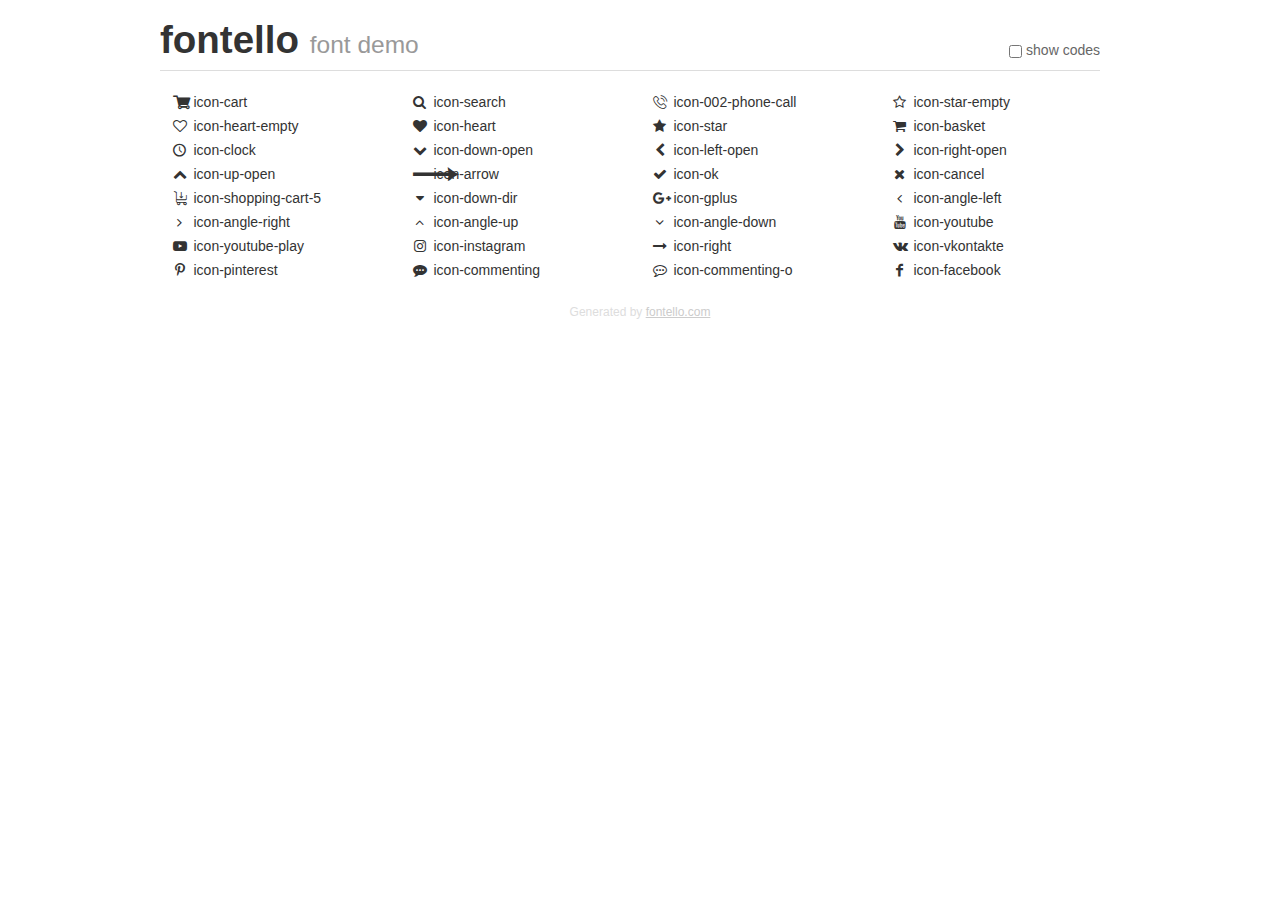
<file: lib/fontello/demo.html>
<!DOCTYPE html>
<html>
  <head><!--[if lt IE 9]><script language="javascript" type="text/javascript" src="//html5shim.googlecode.com/svn/trunk/html5.js"></script><![endif]-->
    <meta charset="UTF-8"><style>/*
 * Bootstrap v2.2.1
 *
 * Copyright 2012 Twitter, Inc
 * Licensed under the Apache License v2.0
 * http://www.apache.org/licenses/LICENSE-2.0
 *
 * Designed and built with all the love in the world @twitter by @mdo and @fat.
 */
.clearfix {
  *zoom: 1;
}
.clearfix:before,
.clearfix:after {
  display: table;
  content: "";
  line-height: 0;
}
.clearfix:after {
  clear: both;
}
html {
  font-size: 100%;
  -webkit-text-size-adjust: 100%;
  -ms-text-size-adjust: 100%;
}
a:focus {
  outline: thin dotted #333;
  outline: 5px auto -webkit-focus-ring-color;
  outline-offset: -2px;
}
a:hover,
a:active {
  outline: 0;
}
button,
input,
select,
textarea {
  margin: 0;
  font-size: 100%;
  vertical-align: middle;
}
button,
input {
  *overflow: visible;
  line-height: normal;
}
button::-moz-focus-inner,
input::-moz-focus-inner {
  padding: 0;
  border: 0;
}
body {
  margin: 0;
  font-family: "Helvetica Neue", Helvetica, Arial, sans-serif;
  font-size: 14px;
  line-height: 20px;
  color: #333;
  background-color: #fff;
}
a {
  color: #08c;
  text-decoration: none;
}
a:hover {
  color: #005580;
  text-decoration: underline;
}
.row {
  margin-left: -20px;
  *zoom: 1;
}
.row:before,
.row:after {
  display: table;
  content: "";
  line-height: 0;
}
.row:after {
  clear: both;
}
[class*="span"] {
  float: left;
  min-height: 1px;
  margin-left: 20px;
}
.container,
.navbar-static-top .container,
.navbar-fixed-top .container,
.navbar-fixed-bottom .container {
  width: 940px;
}
.span12 {
  width: 940px;
}
.span11 {
  width: 860px;
}
.span10 {
  width: 780px;
}
.span9 {
  width: 700px;
}
.span8 {
  width: 620px;
}
.span7 {
  width: 540px;
}
.span6 {
  width: 460px;
}
.span5 {
  width: 380px;
}
.span4 {
  width: 300px;
}
.span3 {
  width: 220px;
}
.span2 {
  width: 140px;
}
.span1 {
  width: 60px;
}
[class*="span"].pull-right,
.row-fluid [class*="span"].pull-right {
  float: right;
}
.container {
  margin-right: auto;
  margin-left: auto;
  *zoom: 1;
}
.container:before,
.container:after {
  display: table;
  content: "";
  line-height: 0;
}
.container:after {
  clear: both;
}
p {
  margin: 0 0 10px;
}
.lead {
  margin-bottom: 20px;
  font-size: 21px;
  font-weight: 200;
  line-height: 30px;
}
small {
  font-size: 85%;
}
h1 {
  margin: 10px 0;
  font-family: inherit;
  font-weight: bold;
  line-height: 20px;
  color: inherit;
  text-rendering: optimizelegibility;
}
h1 small {
  font-weight: normal;
  line-height: 1;
  color: #999;
}
h1 {
  line-height: 40px;
}
h1 {
  font-size: 38.5px;
}
h1 small {
  font-size: 24.5px;
}
body {
  margin-top: 90px;
}
.header {
  position: fixed;
  top: 0;
  left: 50%;
  margin-left: -480px;
  background-color: #fff;
  border-bottom: 1px solid #ddd;
  padding-top: 10px;
  z-index: 10;
}
.footer {
  color: #ddd;
  font-size: 12px;
  text-align: center;
  margin-top: 20px;
}
.footer a {
  color: #ccc;
  text-decoration: underline;
}
.the-icons {
  font-size: 14px;
  line-height: 24px;
}
.switch {
  position: absolute;
  right: 0;
  bottom: 10px;
  color: #666;
}
.switch input {
  margin-right: 0.3em;
}
.codesOn .i-name {
  display: none;
}
.codesOn .i-code {
  display: inline;
}
.i-code {
  display: none;
}
@font-face {
      font-family: 'fontello';
      src: url('./font/fontello.eot?37494041');
      src: url('./font/fontello.eot?37494041#iefix') format('embedded-opentype'),
           url('./font/fontello.woff?37494041') format('woff'),
           url('./font/fontello.ttf?37494041') format('truetype'),
           url('./font/fontello.svg?37494041#fontello') format('svg');
      font-weight: normal;
      font-style: normal;
    }
     
     
    .demo-icon
    {
      font-family: "fontello";
      font-style: normal;
      font-weight: normal;
      speak: none;
     
      display: inline-block;
      text-decoration: inherit;
      width: 1em;
      margin-right: .2em;
      text-align: center;
      /* opacity: .8; */
     
      /* For safety - reset parent styles, that can break glyph codes*/
      font-variant: normal;
      text-transform: none;
     
      /* fix buttons height, for twitter bootstrap */
      line-height: 1em;
     
      /* Animation center compensation - margins should be symmetric */
      /* remove if not needed */
      margin-left: .2em;
     
      /* You can be more comfortable with increased icons size */
      /* font-size: 120%; */
     
      /* Font smoothing. That was taken from TWBS */
      -webkit-font-smoothing: antialiased;
      -moz-osx-font-smoothing: grayscale;
     
      /* Uncomment for 3D effect */
      /* text-shadow: 1px 1px 1px rgba(127, 127, 127, 0.3); */
    }
     </style>
    <link rel="stylesheet" href="css/animation.css"><!--[if IE 7]><link rel="stylesheet" href="css/fontello-ie7.css"><![endif]-->
    <script>
      function toggleCodes(on) {
        var obj = document.getElementById('icons');
      
        if (on) {
          obj.className += ' codesOn';
        } else {
          obj.className = obj.className.replace(' codesOn', '');
        }
      }
      
    </script>
  </head>
  <body>
    <div class="container header">
      <h1>
        fontello
         <small>font demo</small>
      </h1>
      <label class="switch">
        <input type="checkbox" onclick="toggleCodes(this.checked)">show codes
      </label>
    </div>
    <div id="icons" class="container">
      <div class="row">
        <div title="Code: 0xe800" class="the-icons span3"><i class="demo-icon icon-cart">&#xe800;</i> <span class="i-name">icon-cart</span><span class="i-code">0xe800</span></div>
        <div title="Code: 0xe801" class="the-icons span3"><i class="demo-icon icon-search">&#xe801;</i> <span class="i-name">icon-search</span><span class="i-code">0xe801</span></div>
        <div title="Code: 0xe802" class="the-icons span3"><i class="demo-icon icon-002-phone-call">&#xe802;</i> <span class="i-name">icon-002-phone-call</span><span class="i-code">0xe802</span></div>
        <div title="Code: 0xe803" class="the-icons span3"><i class="demo-icon icon-star-empty">&#xe803;</i> <span class="i-name">icon-star-empty</span><span class="i-code">0xe803</span></div>
      </div>
      <div class="row">
        <div title="Code: 0xe804" class="the-icons span3"><i class="demo-icon icon-heart-empty">&#xe804;</i> <span class="i-name">icon-heart-empty</span><span class="i-code">0xe804</span></div>
        <div title="Code: 0xe805" class="the-icons span3"><i class="demo-icon icon-heart">&#xe805;</i> <span class="i-name">icon-heart</span><span class="i-code">0xe805</span></div>
        <div title="Code: 0xe806" class="the-icons span3"><i class="demo-icon icon-star">&#xe806;</i> <span class="i-name">icon-star</span><span class="i-code">0xe806</span></div>
        <div title="Code: 0xe807" class="the-icons span3"><i class="demo-icon icon-basket">&#xe807;</i> <span class="i-name">icon-basket</span><span class="i-code">0xe807</span></div>
      </div>
      <div class="row">
        <div title="Code: 0xe808" class="the-icons span3"><i class="demo-icon icon-clock">&#xe808;</i> <span class="i-name">icon-clock</span><span class="i-code">0xe808</span></div>
        <div title="Code: 0xe809" class="the-icons span3"><i class="demo-icon icon-down-open">&#xe809;</i> <span class="i-name">icon-down-open</span><span class="i-code">0xe809</span></div>
        <div title="Code: 0xe80a" class="the-icons span3"><i class="demo-icon icon-left-open">&#xe80a;</i> <span class="i-name">icon-left-open</span><span class="i-code">0xe80a</span></div>
        <div title="Code: 0xe80b" class="the-icons span3"><i class="demo-icon icon-right-open">&#xe80b;</i> <span class="i-name">icon-right-open</span><span class="i-code">0xe80b</span></div>
      </div>
      <div class="row">
        <div title="Code: 0xe80c" class="the-icons span3"><i class="demo-icon icon-up-open">&#xe80c;</i> <span class="i-name">icon-up-open</span><span class="i-code">0xe80c</span></div>
        <div title="Code: 0xe80d" class="the-icons span3"><i class="demo-icon icon-arrow">&#xe80d;</i> <span class="i-name">icon-arrow</span><span class="i-code">0xe80d</span></div>
        <div title="Code: 0xe80e" class="the-icons span3"><i class="demo-icon icon-ok">&#xe80e;</i> <span class="i-name">icon-ok</span><span class="i-code">0xe80e</span></div>
        <div title="Code: 0xe80f" class="the-icons span3"><i class="demo-icon icon-cancel">&#xe80f;</i> <span class="i-name">icon-cancel</span><span class="i-code">0xe80f</span></div>
      </div>
      <div class="row">
        <div title="Code: 0xe810" class="the-icons span3"><i class="demo-icon icon-shopping-cart-5">&#xe810;</i> <span class="i-name">icon-shopping-cart-5</span><span class="i-code">0xe810</span></div>
        <div title="Code: 0xe811" class="the-icons span3"><i class="demo-icon icon-down-dir">&#xe811;</i> <span class="i-name">icon-down-dir</span><span class="i-code">0xe811</span></div>
        <div title="Code: 0xf0d5" class="the-icons span3"><i class="demo-icon icon-gplus">&#xf0d5;</i> <span class="i-name">icon-gplus</span><span class="i-code">0xf0d5</span></div>
        <div title="Code: 0xf104" class="the-icons span3"><i class="demo-icon icon-angle-left">&#xf104;</i> <span class="i-name">icon-angle-left</span><span class="i-code">0xf104</span></div>
      </div>
      <div class="row">
        <div title="Code: 0xf105" class="the-icons span3"><i class="demo-icon icon-angle-right">&#xf105;</i> <span class="i-name">icon-angle-right</span><span class="i-code">0xf105</span></div>
        <div title="Code: 0xf106" class="the-icons span3"><i class="demo-icon icon-angle-up">&#xf106;</i> <span class="i-name">icon-angle-up</span><span class="i-code">0xf106</span></div>
        <div title="Code: 0xf107" class="the-icons span3"><i class="demo-icon icon-angle-down">&#xf107;</i> <span class="i-name">icon-angle-down</span><span class="i-code">0xf107</span></div>
        <div title="Code: 0xf167" class="the-icons span3"><i class="demo-icon icon-youtube">&#xf167;</i> <span class="i-name">icon-youtube</span><span class="i-code">0xf167</span></div>
      </div>
      <div class="row">
        <div title="Code: 0xf16a" class="the-icons span3"><i class="demo-icon icon-youtube-play">&#xf16a;</i> <span class="i-name">icon-youtube-play</span><span class="i-code">0xf16a</span></div>
        <div title="Code: 0xf16d" class="the-icons span3"><i class="demo-icon icon-instagram">&#xf16d;</i> <span class="i-name">icon-instagram</span><span class="i-code">0xf16d</span></div>
        <div title="Code: 0xf178" class="the-icons span3"><i class="demo-icon icon-right">&#xf178;</i> <span class="i-name">icon-right</span><span class="i-code">0xf178</span></div>
        <div title="Code: 0xf189" class="the-icons span3"><i class="demo-icon icon-vkontakte">&#xf189;</i> <span class="i-name">icon-vkontakte</span><span class="i-code">0xf189</span></div>
      </div>
      <div class="row">
        <div title="Code: 0xf231" class="the-icons span3"><i class="demo-icon icon-pinterest">&#xf231;</i> <span class="i-name">icon-pinterest</span><span class="i-code">0xf231</span></div>
        <div title="Code: 0xf27a" class="the-icons span3"><i class="demo-icon icon-commenting">&#xf27a;</i> <span class="i-name">icon-commenting</span><span class="i-code">0xf27a</span></div>
        <div title="Code: 0xf27b" class="the-icons span3"><i class="demo-icon icon-commenting-o">&#xf27b;</i> <span class="i-name">icon-commenting-o</span><span class="i-code">0xf27b</span></div>
        <div title="Code: 0xf30c" class="the-icons span3"><i class="demo-icon icon-facebook">&#xf30c;</i> <span class="i-name">icon-facebook</span><span class="i-code">0xf30c</span></div>
      </div>
    </div>
    <div class="container footer">Generated by <a href="http://fontello.com">fontello.com</a></div>
  </body>
</html>
</file>
